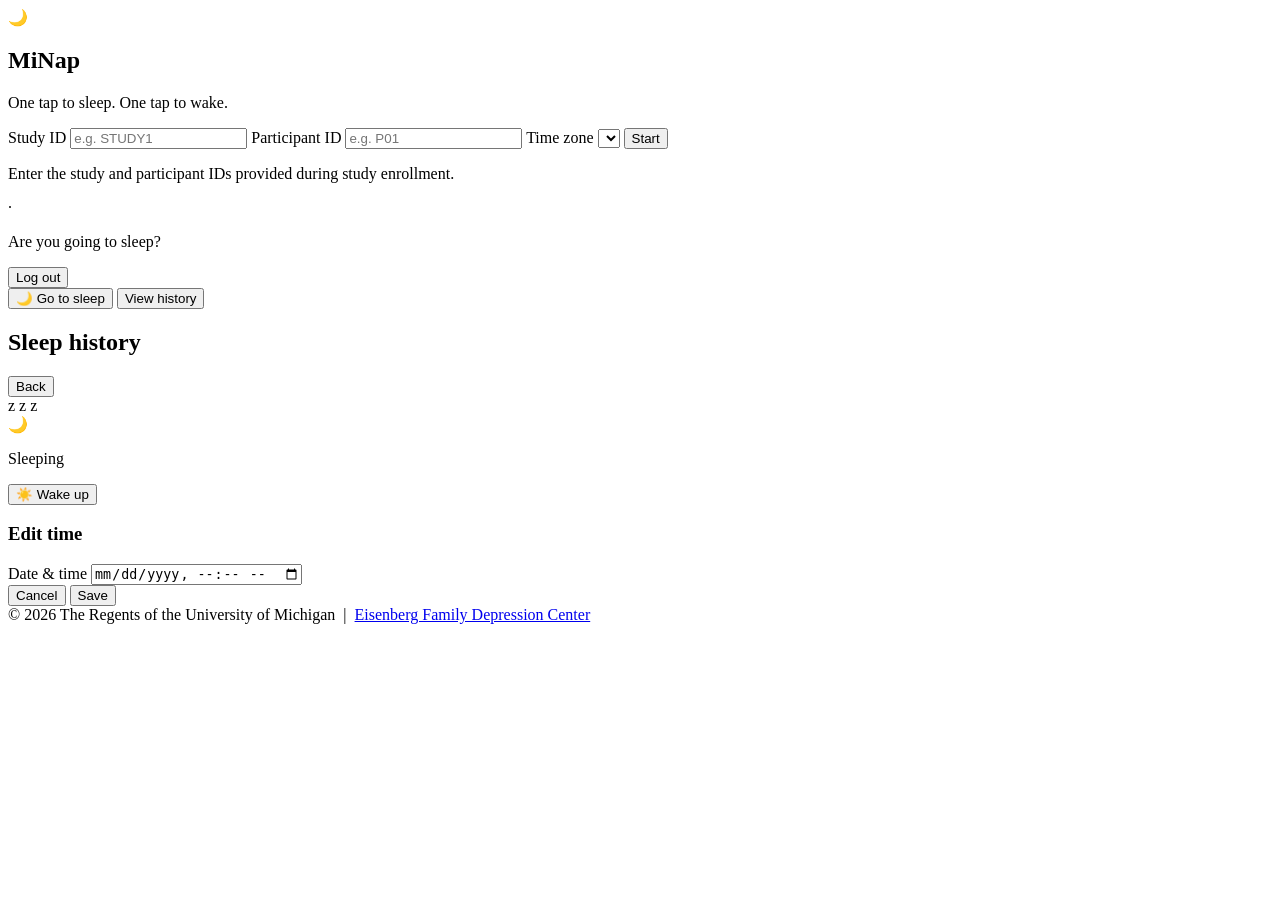
<file: Index.html>
<!--
This file is part of MiNap Go
Index.html
Author(s): Gabriel Mongefranco
Created: 2026-07-09
Summary: Main HTML template for the MiNap Go web app UI (login, home, history, sleeping overlay).
Notes: See README file for documentation and full license information.

Copyright © 2026 The Regents of the University of Michigan

This program is free software: you can redistribute it and/or modify
it under the terms of the GNU General Public License as published by
the Free Software Foundation, either version 3 of the License, or (at your option) any later version.
This program is distributed in the hope that it will be useful,
but WITHOUT ANY WARRANTY; without even the implied warranty of
MERCHANTABILITY or FITNESS FOR A PARTICULAR PURPOSE. See the
GNU General Public License for more details.
You should have received a copy of the GNU General Public License along
with this program. If not, see <https://www.gnu.org/licenses/>.
-->
<!DOCTYPE html>
<html>
<head>
  <base target="_top">
  <?!= include('Stylesheet'); ?>
</head>
<body>
  <main class="card" role="main">

    <!-- LOGIN -->
    <section id="screen-login" class="screen">
      <div class="brand">
        <div class="brand-glyph">&#127769;</div>
        <h1>MiNap</h1>
        <p class="tagline">One tap to sleep. One tap to wake.</p>
      </div>

      <label class="field">
        <span>Study ID</span>
        <input id="in-study" type="text" inputmode="text" autocomplete="off" placeholder="e.g. STUDY1">
      </label>

      <label class="field">
        <span>Participant ID</span>
        <input id="in-part" type="text" inputmode="text" autocomplete="off" placeholder="e.g. P01">
      </label>

      <label class="field">
        <span>Time zone</span>
        <select id="in-tz"></select>
      </label>

      <button id="btn-start" class="btn btn-primary" type="button">
        <span id="btn-start-label">Start</span>
        <span id="btn-start-spinner" class="spinner hidden" aria-hidden="true"></span>
      </button>
      <p class="note">Enter the study and participant IDs provided during study enrollment.</p>
    </section>

    <!-- HOME (awake): only the Sleep action -->
    <section id="screen-home" class="screen hidden">
      <header class="home-head">
        <div>
          <p class="who"><span id="who-study"></span> &middot; <span id="who-part"></span></p>
          <p class="status" id="status-chip">Are you going to sleep?</p>
        </div>
        <button id="btn-logout" class="link">Log out</button>
      </header>

      <button id="btn-sleep" class="big big-sleep wide" aria-label="Go to sleep">
        <span class="big-glyph">&#127769;</span>
        <span class="big-label">Go to sleep</span>
      </button>

      <button id="btn-history" class="link center">View history</button>
    </section>

    <!-- HISTORY -->
    <section id="screen-history" class="screen hidden">
      <header class="home-head">
        <h2>Sleep history</h2>
        <button id="btn-back" class="link">Back</button>
      </header>
      <div id="history-list" class="history"></div>
    </section>

  </main>

  <!-- SLEEPING overlay: full screen, stays until Wake is tapped -->
  <div id="sleep-overlay" class="overlay hidden" role="dialog" aria-label="Sleeping">
    <span class="z z1">z</span>
    <span class="z z2">z</span>
    <span class="z z3">z</span>
    <div class="overlay-inner">
      <div class="overlay-glyph">&#127769;</div>
      <p class="overlay-title">Sleeping</p>
      <p id="asleep-since" class="overlay-sub"></p>
      <button id="btn-wake" class="big big-wake wide" aria-label="Wake up">
        <span class="big-glyph">&#9728;&#65039;</span>
        <span class="big-label">Wake up</span>
      </button>
    </div>
  </div>

  <!-- EDIT TIME modal: adjust a sleep/wake entry's date & time, within the edit window -->
  <div id="edit-modal" class="modal hidden" role="dialog" aria-label="Edit time">
    <div class="modal-card">
      <h3 id="edit-modal-title">Edit time</h3>
      <label class="field">
        <span>Date &amp; time</span>
        <input id="edit-datetime" type="datetime-local">
      </label>
      <div class="modal-actions">
        <button id="btn-edit-cancel" class="link" type="button">Cancel</button>
        <button id="btn-edit-save" class="btn btn-primary" type="button">Save</button>
      </div>
    </div>
  </div>

  <div id="toast" class="toast hidden" role="status" aria-live="polite"></div>

  <?!= include('JavaScript'); ?>

  <footer class="site-footer">
    &copy; 2026 The Regents of the University of Michigan &nbsp;|&nbsp; <a href="https://depressioncenter.org" target="_blank" rel="noopener">Eisenberg Family Depression Center</a>
  </footer>
</body>
</html>
</file>
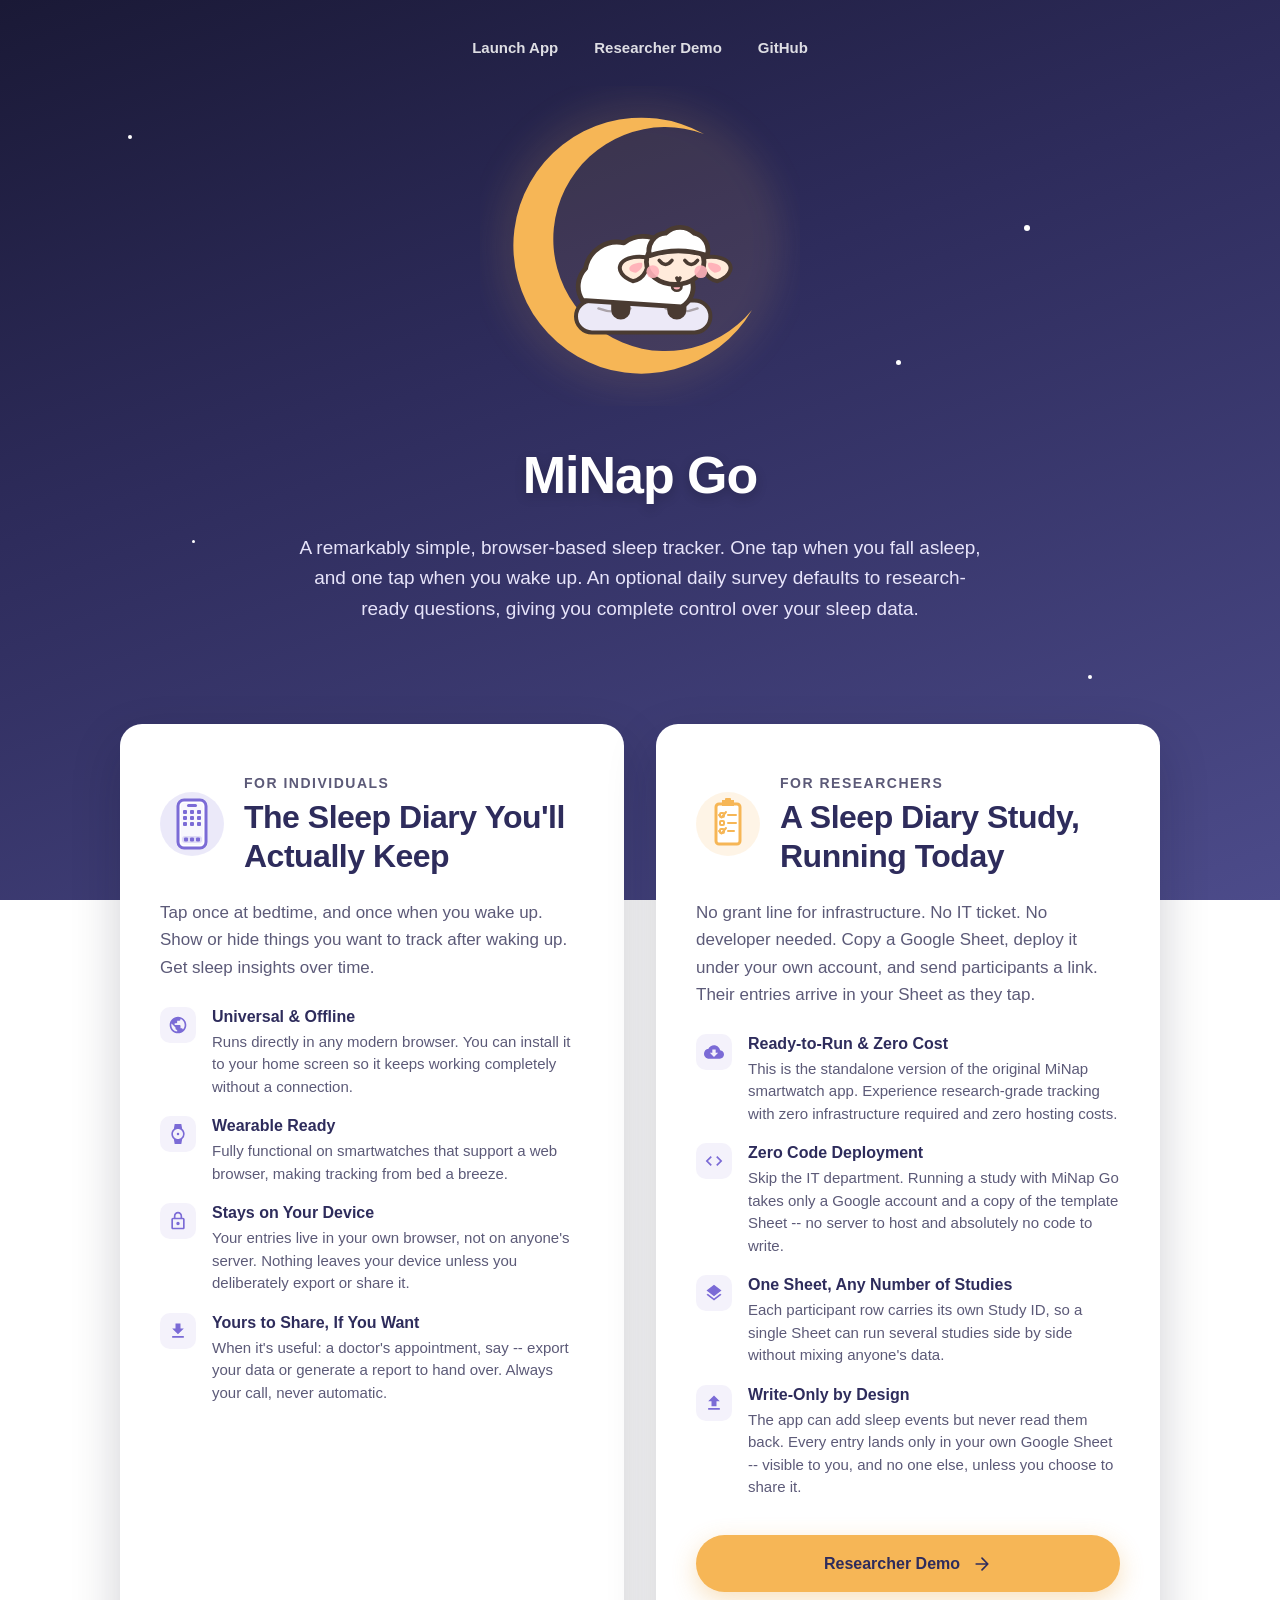
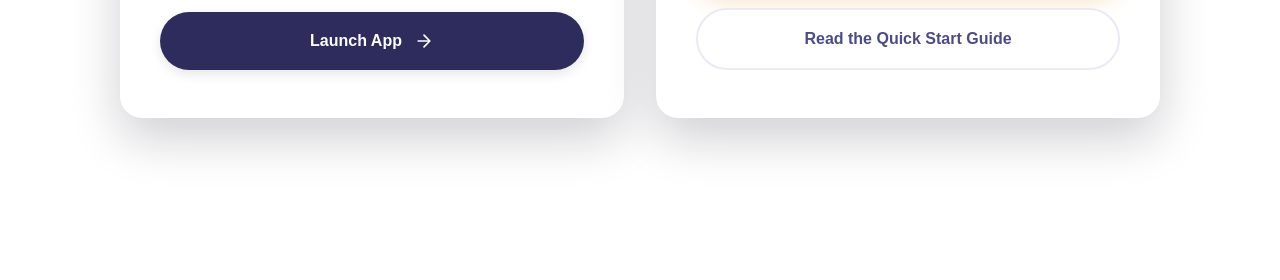
<file: index.html>
<!--
This file is part of MiNap Go
index.html
Author(s): Gabriel Mongefranco
Created: 2026-08-18
Last Modified: 2026-08-18
Summary: Root landing page for the MiNap Go site. Plain static HTML, outside the src/ build
  pipeline (same as demo/index.html) -- describes the project, links to the standalone app and
  the researcher demo, and is never bundled by build.py.
Notes: See README file for documentation and full license information.

Copyright © 2026 The Regents of the University of Michigan

This program is free software: you can redistribute it and/or modify
it under the terms of the GNU General Public License as published by
the Free Software Foundation, either version 3 of the License, or (at your option) any later version.
This program is distributed in the hope that it will be useful,
but WITHOUT ANY WARRANTY; without even the implied warranty of
MERCHANTABILITY or FITNESS FOR A PARTICULAR PURPOSE. See the
GNU General Public License for more details.
You should have received a copy of the GNU General Public License along
with this program. If not, see <https://www.gnu.org/licenses/>.
-->
<!DOCTYPE html>
<html lang="en">
<head>
<meta charset="UTF-8">
<meta name="viewport" content="width=device-width, initial-scale=1">
<title>MiNap Go | Smart & Simple Sleep Tracker</title>
<style>
  :root {
    --indigo: #4c4b8a;
    --indigo-deep: #2e2c5c;
    --violet: #7b6bd6;
    --amber: #f6b656;
    --amber-deep: #e89a2c;
    --ink: #2b2a44;
    --muted: #5c5a78;
    --card: #ffffff;
    --line: #ece9f7;
    --radius: 22px;
  }

  * { box-sizing: border-box; }

  html, body {
    margin: 0;
    min-height: 100%;
    font-family: -apple-system, BlinkMacSystemFont, "Segoe UI", Roboto, sans-serif;
    color: var(--ink);
    background: linear-gradient(160deg, #1a1936 0%, #2e2c5c 40%, #4c4b8a 100%);
    background-attachment: fixed;
    -webkit-font-smoothing: antialiased;
    line-height: 1.6;
    scroll-behavior: smooth;
    overflow-x: hidden;
  }

  body { padding: 0 0 60px; }

  a { color: var(--indigo); transition: color 0.2s ease; }
  a:focus-visible, button:focus-visible {
    outline: 3px solid var(--amber);
    outline-offset: 2px;
  }

  .wrap {
    max-width: 1080px; 
    margin: 0 auto;
    padding: 0 20px;
    position: relative;
    z-index: 10;
  }

  /* --- Keyframe Animations --- */
  @keyframes fadeInUp {
    from { opacity: 0; transform: translateY(30px); }
    to { opacity: 1; transform: translateY(0); }
  }
  @keyframes float {
    0% { transform: translateY(0px); }
    50% { transform: translateY(-12px); }
    100% { transform: translateY(0px); }
  }
  @keyframes twinkle {
    0%, 100% { opacity: 0.3; transform: scale(0.8); }
    50% { opacity: 1; transform: scale(1.2); }
  }
  @keyframes drift {
    from { transform: translateX(-20px); opacity: 0; }
    50% { opacity: 0.8; }
    to { transform: translateX(20px); opacity: 0; }
  }

  .animate-up {
    animation: fadeInUp 0.8s cubic-bezier(0.16, 1, 0.3, 1) forwards;
    opacity: 0;
  }
  .delay-1 { animation-delay: 0.15s; }
  .delay-2 { animation-delay: 0.3s; }
  .delay-3 { animation-delay: 0.45s; }

  /* --- Hero Section --- */
  header.hero {
    padding: 30px 0 60px;
    color: #fff;
    text-align: center;
    position: relative;
  }

  /* Animated Hero Background Elements */
  .hero-bg {
    position: absolute;
    top: 0; left: 0; width: 100%; height: 100%;
    overflow: hidden;
    z-index: 0;
    pointer-events: none;
  }
  .star {
    position: absolute;
    background: #fff;
    border-radius: 50%;
    animation: twinkle infinite ease-in-out;
  }

  /* Hero Graphic */
  .hero-graphic {
    width: 100%;
    max-width: 320px;
    margin: 0 auto 20px;
    animation: float 6s ease-in-out infinite;
    position: relative;
  }
  
  .zzz {
    position: absolute;
    font-weight: 800;
    color: var(--amber);
    font-size: 24px;
    animation: drift 4s linear infinite;
    opacity: 0;
  }
  
  /* Trail rises from the sheep's mouth (~62% left, 62.5% top in the 200x200 viewBox), not the moon */
  .z1 { top: 53%; right: 37%; animation-delay: 0s; font-size: 20px; }
  .z2 { top: 38%; right: 34%; animation-delay: 1.3s; font-size: 28px; }
  .z3 { top: 20%; right: 31%; animation-delay: 2.6s; font-size: 34px; }

  nav.primary-nav {
    display: flex;
    justify-content: center;
    gap: 28px;
    flex-wrap: wrap;
    margin-bottom: 20px;
    font-size: 15px;
    font-weight: 600;
    position: relative;
    z-index: 10;
  }
  nav.primary-nav a {
    color: rgba(255, 255, 255, 0.85);
    text-decoration: none;
    padding: 6px 4px;
    position: relative;
  }
  nav.primary-nav a::after {
    content: '';
    position: absolute;
    width: 0;
    height: 2px;
    bottom: 0;
    left: 0;
    background-color: var(--amber);
    transition: width 0.3s ease;
  }
  nav.primary-nav a:hover, nav.primary-nav a:focus-visible { color: #fff; }
  nav.primary-nav a:hover::after { width: 100%; }

  header.hero h1 { 
    margin: 0 0 16px; 
    font-size: 52px; 
    letter-spacing: -1px; 
    font-weight: 800;
    text-shadow: 0 4px 12px rgba(0,0,0,0.2);
  }
  header.hero .tagline {
    margin: 0 auto 40px;
    max-width: 66ch;
    color: #e7e4fa;
    font-size: 19px;
    line-height: 1.6;
    font-weight: 400;
  }

  /* --- Buttons --- */
  .btn {
    display: inline-flex;
    align-items: center;
    justify-content: center;
    gap: 12px;
    font-size: 16px;
    font-weight: 700;
    padding: 16px 32px;
    border-radius: 999px;
    text-decoration: none;
    min-height: 56px;
    border: none;
    transition: all 0.3s cubic-bezier(0.16, 1, 0.3, 1);
    cursor: pointer;
  }
  .btn svg {
    width: 20px;
    height: 20px;
    fill: currentColor;
    transition: transform 0.3s ease;
  }
  .btn:hover svg { transform: translateX(4px); }

  .btn-primary {
    color: var(--indigo-deep);
    background: var(--amber);
    box-shadow: 0 8px 24px rgba(232, 154, 44, 0.3);
  }
  .btn-primary:hover { 
    background: var(--amber-deep); 
    transform: translateY(-3px);
    box-shadow: 0 12px 32px rgba(232, 154, 44, 0.5);
  }
  .btn-primary:active { transform: scale(0.98); }

  .btn-secondary {
    color: #fff;
    background: var(--indigo-deep);
    box-shadow: 0 4px 12px rgba(0,0,0,0.1);
  }
  .btn-secondary:hover { 
    background: #1e1d3e; 
    transform: translateY(-3px);
    box-shadow: 0 8px 24px rgba(20, 18, 50, 0.4);
  }
  .btn-secondary:active { transform: scale(0.98); }

  .btn-outline {
    color: var(--indigo);
    background: #fff;
    border: 2px solid var(--line);
  }
  .btn-outline:hover { 
    border-color: var(--violet); 
    color: var(--violet);
    transform: translateY(-3px);
    box-shadow: 0 8px 24px rgba(123, 107, 214, 0.15);
  }
  .btn-outline:active { transform: scale(0.98); }

  /* --- Side-by-Side Grid Layout --- */
  main { 
    display: grid; 
    grid-template-columns: 1fr; 
    gap: 32px; 
  }

  @media (min-width: 840px) {
    main { grid-template-columns: 1fr 1fr; }
  }

  section.card {
    background: var(--card);
    border-radius: var(--radius);
    box-shadow: 0 20px 50px rgba(15, 14, 35, 0.2);
    padding: 48px 40px;
    transition: transform 0.4s cubic-bezier(0.16, 1, 0.3, 1), box-shadow 0.4s ease;
    display: flex;
    flex-direction: column;
    position: relative;
    overflow: hidden;
  }
  
  section.card::before {
    content: '';
    position: absolute;
    top: 0; left: 0; right: 0;
    height: 6px;
    background: linear-gradient(90deg, var(--violet), var(--amber));
    opacity: 0;
    transition: opacity 0.4s ease;
  }

  section.card:hover {
    transform: translateY(-8px);
    box-shadow: 0 30px 60px rgba(15, 14, 35, 0.3);
  }
  section.card:hover::before { opacity: 1; }

  /* Card Header Layout */
  .card-header-flex {
    display: flex;
    align-items: center;
    gap: 20px;
    margin-bottom: 24px;
  }

  .card-icon-large {
    width: 64px;
    height: 64px;
    flex-shrink: 0;
  }

  .card-title-group h3 {
    font-size: 14px;
    color: var(--muted);
    text-transform: uppercase;
    letter-spacing: 1.5px;
    margin: 0 0 4px 0;
    font-weight: 700;
  }

  .card-title-group h2 { 
    margin: 0; 
    font-size: 32px; 
    color: var(--indigo-deep);
    font-weight: 800;
    letter-spacing: -0.5px;
    line-height: 1.2;
  }

  /* Visual Feature List inside Cards */
  .feature-list-visual {
    list-style: none;
    padding: 0;
    margin: 24px 0 36px 0;
    display: flex;
    flex-direction: column;
    gap: 16px;
  }
  
  .feature-list-visual li {
    display: flex;
    align-items: flex-start;
    gap: 16px;
    font-size: 15px;
    color: var(--muted);
    line-height: 1.5;
  }
  
  .feature-list-visual li strong {
    display: block;
    color: var(--indigo-deep);
    font-size: 16px;
    margin-bottom: 2px;
  }

  .list-icon {
    flex-shrink: 0;
    width: 36px;
    height: 36px;
    padding: 8px;
    background: #f4f2fb;
    border-radius: 10px;
    fill: var(--violet);
    margin-top: 2px;
  }

  section.card p.card-intro { 
    margin: 0; 
    color: var(--muted); 
    font-size: 17px;
    line-height: 1.6;
  }

  .card-actions {
    display: flex;
    flex-direction: column;
    gap: 16px;
    margin-top: auto; 
  }

  footer.site-footer {
    margin-top: 80px;
    text-align: center;
    font-size: 14px;
    color: rgba(255, 255, 255, 0.6);
    padding: 0 20px;
  }
  footer.site-footer a { 
    color: rgba(255, 255, 255, 0.9); 
    text-decoration: underline; 
    text-underline-offset: 3px;
    transition: color 0.2s;
  }
  footer.site-footer a:hover { color: var(--amber); }

  @media (prefers-reduced-motion: reduce) {
    .animate-up, .hero-graphic, .star, .zzz, .btn:hover svg { animation: none; opacity: 1; transform: none; }
    .btn-primary:hover, .btn-secondary:hover, .btn-outline:hover, section.card:hover { transform: none; }
  }
</style>
</head>
<body>

  <!-- Background Twinkling Stars -->
  <div class="hero-bg" aria-hidden="true">
    <div class="star" style="top: 15%; left: 10%; width: 4px; height: 4px; animation-duration: 3s;"></div>
    <div class="star" style="top: 25%; left: 80%; width: 6px; height: 6px; animation-duration: 4s; animation-delay: 1s;"></div>
    <div class="star" style="top: 60%; left: 15%; width: 3px; height: 3px; animation-duration: 2.5s; animation-delay: 0.5s;"></div>
    <div class="star" style="top: 40%; left: 70%; width: 5px; height: 5px; animation-duration: 5s; animation-delay: 2s;"></div>
    <div class="star" style="top: 75%; left: 85%; width: 4px; height: 4px; animation-duration: 3.5s; animation-delay: 1.5s;"></div>
  </div>

  <header class="hero animate-up">
    <div class="wrap">
      <nav class="primary-nav" aria-label="Primary">
        <a href="app/index.html">Launch App</a>
        <a href="demo/index.html">Researcher Demo</a>
        <a href="https://github.com/DepressionCenter/MiNap-Go" target="_blank" rel="noopener">GitHub</a>
      </nav>

      <!-- Custom SVG Illustration: Sleeping Sheep on a Crescent Moon -->
      <div class="hero-graphic" aria-hidden="true">
        <div class="zzz z1">Z</div>
        <div class="zzz z2">z</div>
        <div class="zzz z3">z</div>
        <svg viewBox="0 0 200 200" xmlns="http://www.w3.org/2000/svg">
          <!-- Glow -->
          <circle cx="100" cy="100" r="90" fill="rgba(246, 182, 86, 0.1)" filter="blur(10px)"/>
          
          <!-- Crescent Moon -->
          <path d="M140 30 A80 80 0 1 0 170 140 A70 70 0 1 1 140 30 Z" fill="var(--amber)"/>
          
          <!-- Sheep on a Fluffy Pillow -->
          <g transform="translate(112, 134)">
            <!-- Pillow: sized to the sheep's own footprint, not a wide slab; fill matches the site's card/line color for a cohesive night palette -->
            <rect x="-52" y="0" width="84" height="20" rx="10" fill="var(--line)" stroke="#4a3b32" stroke-width="2.5"/>
            <path d="M -38 5 Q -28 9 -18 5" fill="none" stroke="#4a3b32" stroke-width="1.5" opacity="0.4" stroke-linecap="round"/>
            <path d="M 4 5 Q 14 9 24 5" fill="none" stroke="#4a3b32" stroke-width="1.5" opacity="0.4" stroke-linecap="round"/>

            <!-- Tucked front and back legs -->
            <path d="M -30 -4 L -30 6 A 6 6 0 0 0 -18 6 L -18 -4 Z" fill="#4a3b32"/>
            <path d="M 5 -4 L 5 6 A 6 6 0 0 0 17 6 L 17 -4 Z" fill="#4a3b32"/>

            <!-- Body Fluff -->
            <path d="M -48 0 A 16 16 0 0 1 -46 -20 A 20 20 0 0 1 -22 -36 A 20 20 0 0 1 6 -32 A 16 16 0 0 1 20 -14 A 14 14 0 0 1 14 4 Z" fill="#ffffff" stroke="#4a3b32" stroke-width="3" stroke-linejoin="round"/>

            <!-- Back Ear -->
            <g transform="translate(-8, -27) rotate(-25)">
              <path d="M 0 0 C -16 -10 -24 0 -14 10 C -7 12 0 6 0 0 Z" fill="#ffebdb" stroke="#4a3b32" stroke-width="2.5"/>
              <path d="M -4 2 C -12 -2 -16 3 -10 6 C -6 6 -4 4 -4 2 Z" fill="#ffb3ba"/>
            </g>

            <!-- Front Ear -->
            <g transform="translate(28, -27) rotate(25)">
              <path d="M 0 0 C 16 -10 24 0 14 10 C 7 12 0 6 0 0 Z" fill="#ffebdb" stroke="#4a3b32" stroke-width="2.5"/>
              <path d="M 4 2 C 12 -2 16 3 10 6 C 6 6 4 4 4 2 Z" fill="#ffb3ba"/>
            </g>

            <!-- Face Base (Beige) -->
            <ellipse cx="10" cy="-24" rx="18" ry="14" fill="#ffebdb" stroke="#4a3b32" stroke-width="3"/>

            <!-- Head Fluff -->
            <path d="M -6 -28 A 11 11 0 0 1 4 -42 A 13 13 0 0 1 22 -42 A 11 11 0 0 1 30 -28 Q 12 -34 -6 -28 Z" fill="#ffffff" stroke="#4a3b32" stroke-width="3" stroke-linejoin="round"/>

            <!-- Closed Eyes (both) -->
            <path d="M 0 -25 Q 4 -20 8 -25" fill="none" stroke="#4a3b32" stroke-width="2.2" stroke-linecap="round"/>
            <path d="M 16 -25 Q 20 -20 24 -25" fill="none" stroke="#4a3b32" stroke-width="2.2" stroke-linecap="round"/>

            <!-- Nose -->
            <path d="M 11 -14 L 12 -12 L 13 -14" fill="none" stroke="#4a3b32" stroke-width="2.2" stroke-linecap="round" stroke-linejoin="round"/>

            <!-- Sleepy Mouth -->
            <path d="M 8 -9 C 8 -5 14 -5 14 -9 Z" fill="#ffb3ba" stroke="#4a3b32" stroke-width="1.6" stroke-linejoin="round"/>

            <!-- Cheeks -->
            <circle cx="-4" cy="-18" r="4" fill="#ffb3ba" opacity="0.9"/>
            <circle cx="26" cy="-18" r="4" fill="#ffb3ba" opacity="0.9"/>
          </g>
        </svg>
      </div>

      <h1>MiNap Go</h1>
      <p class="tagline">A remarkably simple, browser-based sleep tracker. One tap when you fall asleep, and one tap when you wake up. An optional daily survey defaults to research-ready questions, giving you complete control over your sleep data.</p>
    </div>
  </header>

  <main class="wrap">

    <!-- Left Card: Consumer Focus -->
    <section class="card animate-up delay-1" aria-labelledby="try-heading">
      <div class="card-header-flex">
        <!-- iPhone style Smartphone SVG with Icons -->
        <svg class="card-icon-large" viewBox="0 0 64 64" fill="none" xmlns="http://www.w3.org/2000/svg">
          <circle cx="32" cy="32" r="32" fill="rgba(123, 107, 214, 0.15)"/>
          <!-- Device Base -->
          <rect x="18" y="8" width="28" height="48" rx="6" fill="white" stroke="var(--violet)" stroke-width="3"/>
          <!-- Screen Base -->
          <rect x="21" y="11" width="22" height="42" rx="3" fill="rgba(123, 107, 214, 0.05)"/>
          <!-- Dynamic Island / Notch -->
          <rect x="27" y="12" width="10" height="3" rx="1.5" fill="var(--violet)"/>
          <!-- App Icons Home Screen Grid -->
          <!-- Row 1 -->
          <rect x="23" y="18" width="4" height="4" rx="1" fill="var(--violet)"/>
          <rect x="30" y="18" width="4" height="4" rx="1" fill="var(--violet)"/>
          <rect x="37" y="18" width="4" height="4" rx="1" fill="var(--violet)"/>
          <!-- Row 2 -->
          <rect x="23" y="24" width="4" height="4" rx="1" fill="var(--violet)"/>
          <rect x="30" y="24" width="4" height="4" rx="1" fill="var(--violet)"/>
          <rect x="37" y="24" width="4" height="4" rx="1" fill="var(--violet)"/>
          <!-- Row 3 -->
          <rect x="23" y="30" width="4" height="4" rx="1" fill="var(--violet)"/>
          <rect x="30" y="30" width="4" height="4" rx="1" fill="var(--violet)"/>
          <rect x="37" y="30" width="4" height="4" rx="1" fill="var(--violet)"/>
          <!-- Dock Base -->
          <rect x="22" y="44" width="20" height="7" rx="3" fill="var(--violet)" opacity="0.2"/>
          <!-- Dock Icons -->
          <rect x="24" y="45.5" width="4" height="4" rx="1" fill="var(--violet)"/>
          <rect x="30" y="45.5" width="4" height="4" rx="1" fill="var(--violet)"/>
          <rect x="36" y="45.5" width="4" height="4" rx="1" fill="var(--violet)"/>
        </svg>
        <div class="card-title-group">
          <h3>For Individuals</h3>
          <h2 id="try-heading">The Sleep Diary You'll Actually Keep</h2>
        </div>
      </div>

      <p class="card-intro">Tap once at bedtime, and once when you wake up. Show or hide things you want to track after waking up. Get sleep insights over time.</p>
      
      <ul class="feature-list-visual">
        <li>
          <svg class="list-icon" viewBox="0 0 24 24"><path d="M12 2C6.48 2 2 6.48 2 12s4.48 10 10 10 10-4.48 10-10S17.52 2 12 2zm-1 17.93c-3.95-.49-7-3.85-7-7.93 0-.62.08-1.21.21-1.79L9 15v1c0 1.1.9 2 2 2v1.93zm6.9-2.54c-.26-.81-1-1.39-1.9-1.39h-1v-3c0-.55-.45-1-1-1H8v-2h2c.55 0 1-.45 1-1V7h2c1.1 0 2-.9 2-2v-.41c2.93 1.19 5 4.06 5 7.41 0 2.08-.8 3.97-2.1 5.39z"/></svg>
          <div>
            <strong>Universal & Offline</strong>
            Runs directly in any modern browser. You can install it to your home screen so it keeps working completely without a connection.
          </div>
        </li>
        <li>
          <svg class="list-icon" viewBox="0 0 24 24"><path d="M20 12c0-2.54-1.19-4.81-3.04-6.27L16 0H8l-.95 5.73C5.19 7.19 4 9.45 4 12s1.19 4.81 3.05 6.27L8 24h8l.96-5.73A7.976 7.976 0 0020 12zm-8 6c-3.31 0-6-2.69-6-6s2.69-6 6-6 6 2.69 6 6-2.69 6-6 6z"/><circle cx="12" cy="12" r="1.5"/></svg>
          <div>
            <strong>Wearable Ready</strong>
            Fully functional on smartwatches that support a web browser, making tracking from bed a breeze.
          </div>
        </li>
        <li>
          <svg class="list-icon" viewBox="0 0 24 24"><path d="M18 8h-1V6c0-2.76-2.24-5-5-5S7 3.24 7 6v2H6c-1.1 0-2 .9-2 2v10c0 1.1.9 2 2 2h12c1.1 0 2-.9 2-2V10c0-1.1-.9-2-2-2zM9 6c0-1.66 1.34-3 3-3s3 1.34 3 3v2H9V6zm9 14H6V10h12v10zm-6-3c1.1 0 2-.9 2-2s-.9-2-2-2-2 .9-2 2 .9 2 2 2z"/></svg>
          <div>
            <strong>Stays on Your Device</strong>
            Your entries live in your own browser, not on anyone's server. Nothing leaves your device unless you deliberately export or share it.
          </div>
        </li>
        <li>
          <svg class="list-icon" viewBox="0 0 24 24"><path d="M19 9h-4V3H9v6H5l7 7 7-7zM5 18v2h14v-2H5z"/></svg>
          <div>
            <strong>Yours to Share, If You Want</strong>
            When it's useful: a doctor's appointment, say -- export your data or generate a report to hand over. Always your call, never automatic.
          </div>
        </li>
      </ul>
      
      <div class="card-actions">
        <a class="btn btn-secondary" href="app/index.html">
          Launch App
          <svg viewBox="0 0 24 24"><path d="M5 12h14M12 5l7 7-7 7" fill="none" stroke="currentColor" stroke-width="2" stroke-linecap="round" stroke-linejoin="round"/></svg>
        </a>
      </div>
    </section>

    <!-- Right Card: Researcher Focus -->
    <section class="card animate-up delay-2" id="researchers" aria-labelledby="researchers-heading">
      <div class="card-header-flex">
        <!-- Clipboard with Checklist SVG (No stethoscope) -->
        <svg class="card-icon-large" viewBox="0 0 64 64" fill="none" xmlns="http://www.w3.org/2000/svg">
          <circle cx="32" cy="32" r="32" fill="rgba(246, 182, 86, 0.15)"/>
          <!-- Clipboard Base -->
          <rect x="20" y="12" width="24" height="40" rx="3" fill="white" stroke="var(--amber)" stroke-width="3"/>
          <!-- Clip Mechanism -->
          <path d="M 26 8 L 38 8 L 38 14 L 26 14 Z" fill="var(--amber)"/>
          <rect x="29" y="6" width="6" height="4" rx="1" fill="var(--amber)"/>
          
          <!-- Checklist Items -->
          <!-- Item 1 (Checked) -->
          <rect x="24" y="21" width="4" height="4" rx="1" fill="none" stroke="var(--amber)" stroke-width="2"/>
          <path d="M 23 23 L 25.5 25.5 L 30 20" fill="none" stroke="var(--amber)" stroke-width="2" stroke-linecap="round" stroke-linejoin="round"/>
          <line x1="32" y1="23" x2="40" y2="23" stroke="var(--amber)" stroke-width="2" stroke-linecap="round"/>
          
          <!-- Item 2 (Unchecked) -->
          <rect x="24" y="29" width="4" height="4" rx="1" fill="none" stroke="var(--amber)" stroke-width="2"/>
          <line x1="32" y1="31" x2="40" y2="31" stroke="var(--amber)" stroke-width="2" stroke-linecap="round"/>
          
          <!-- Item 3 (Checked) -->
          <rect x="24" y="37" width="4" height="4" rx="1" fill="none" stroke="var(--amber)" stroke-width="2"/>
          <path d="M 23 39 L 25.5 41.5 L 30 36" fill="none" stroke="var(--amber)" stroke-width="2" stroke-linecap="round" stroke-linejoin="round"/>
          <line x1="32" y1="39" x2="38" y2="39" stroke="var(--amber)" stroke-width="2" stroke-linecap="round"/>
        </svg>
        <div class="card-title-group">
          <h3>For Researchers</h3>
          <h2 id="researchers-heading">A Sleep Diary Study, Running Today</h2>
        </div>
      </div>

      <p class="card-intro">No grant line for infrastructure. No IT ticket. No developer needed. Copy a Google Sheet, deploy it under your own account, and send participants a link. Their entries arrive in your Sheet as they tap.</p>
      
      <ul class="feature-list-visual">
        <li>
          <svg class="list-icon" viewBox="0 0 24 24"><path d="M19.35 10.04C18.67 6.59 15.64 4 12 4 9.11 4 6.6 5.64 5.35 8.04 2.34 8.36 0 10.91 0 14c0 3.31 2.69 6 6 6h13c2.76 0 5-2.24 5-5 0-2.64-2.05-4.78-4.65-4.96zM17 13l-5 5-5-5h3V9h4v4h3z"/></svg>
          <div>
            <strong>Ready-to-Run & Zero Cost</strong>
            This is the standalone version of the original MiNap smartwatch app. Experience research-grade tracking with zero infrastructure required and zero hosting costs. 
          </div>
        </li>
        <li>
          <svg class="list-icon" viewBox="0 0 24 24"><path d="M9.4 16.6L4.8 12l4.6-4.6L8 6l-6 6 6 6 1.4-1.4zm5.2 0l4.6-4.6-4.6-4.6L16 6l6 6-6 6-1.4-1.4z"/></svg>
          <div>
            <strong>Zero Code Deployment</strong>
            Skip the IT department. Running a study with MiNap Go takes only a Google account and a copy of the template Sheet -- no server to host and absolutely no code to write.
          </div>
        </li>
        <li>
          <svg class="list-icon" viewBox="0 0 24 24"><path d="M12 16l7.36-5.73L21 9l-9-7-9 7 1.63 1.27L12 16z"/><path d="M11.99 18.54l-7.37-5.73L3 14.07l9 7 9-7-1.63-1.27-7.38 5.74z"/></svg>
          <div>
            <strong>One Sheet, Any Number of Studies</strong>
            Each participant row carries its own Study ID, so a single Sheet can run several studies side by side without mixing anyone's data.
          </div>
        </li>
        <li>
          <svg class="list-icon" viewBox="0 0 24 24"><path d="M9 16h6v-6h4l-7-7-7 7h4zm-4 2h14v2H5z"/></svg>
          <div>
            <strong>Write-Only by Design</strong>
            The app can add sleep events but never read them back. Every entry lands only in your own Google Sheet -- visible to you, and no one else, unless you choose to share it.
          </div>
        </li>
      </ul>
      
      <div class="card-actions">
        <a class="btn btn-primary" href="demo/index.html">
          Researcher Demo
          <svg viewBox="0 0 24 24"><path d="M5 12h14M12 5l7 7-7 7" fill="none" stroke="currentColor" stroke-width="2" stroke-linecap="round" stroke-linejoin="round"/></svg>
        </a>
        <a class="btn btn-outline" href="https://github.com/DepressionCenter/MiNap-Go#quick-start-guide" target="_blank" rel="noopener">
          Read the Quick Start Guide
        </a>
      </div>
    </section>

  </main>

  <footer class="site-footer animate-up delay-3">
    &copy; 2026 The Regents of the University of Michigan &nbsp;|&nbsp; <a href="https://depressioncenter.org" target="_blank" rel="noopener">Eisenberg Family Depression Center</a>
  </footer>

</body>
</html>
</file>
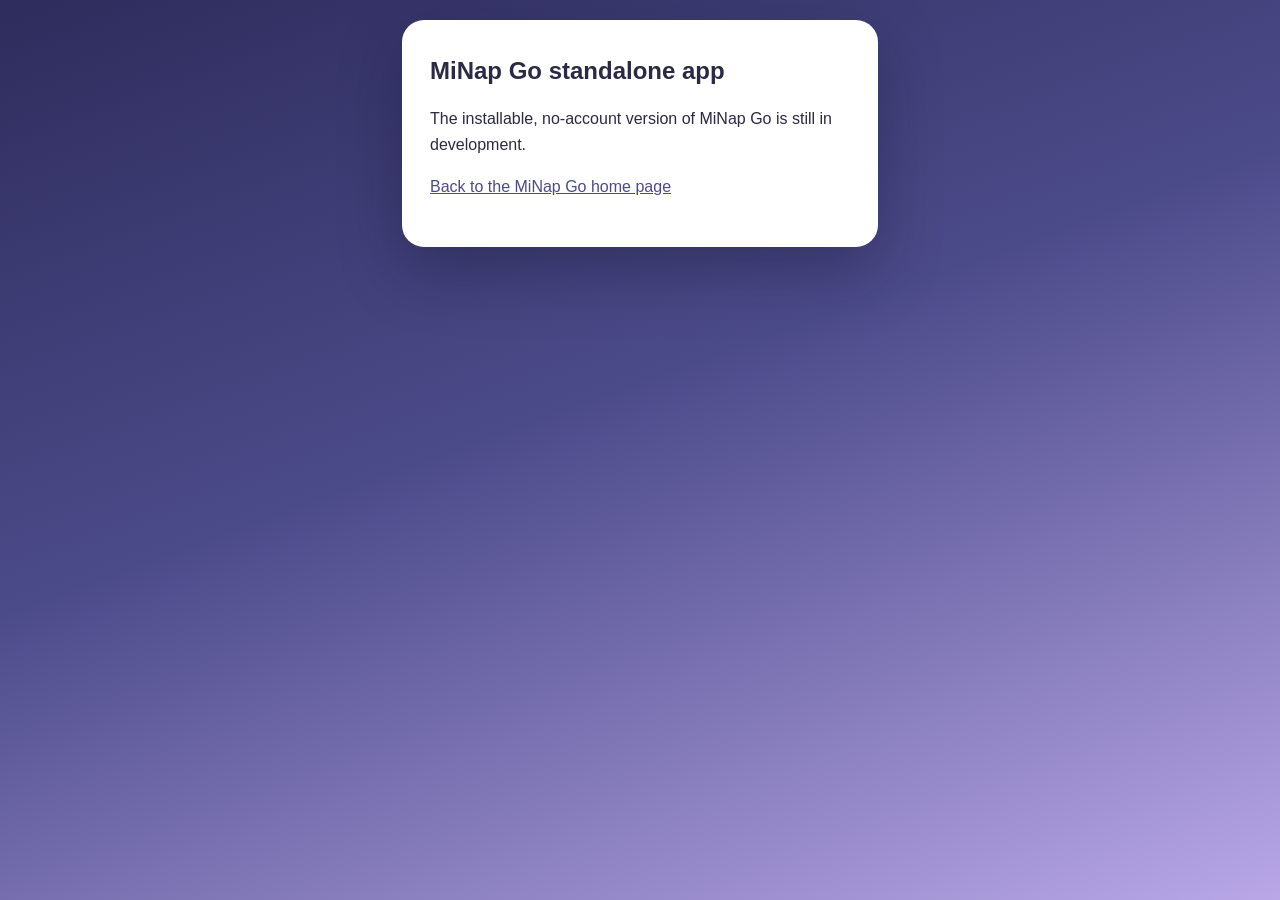
<file: app/index.html>
<!--
This file is part of MiNap Go
index.html
Author(s): Gabriel Mongefranco
Created: 2026-08-18
Last Modified: 2026-08-18
Summary: Placeholder shell for the standalone build's /app/ page, shown until the installable app exists. Not linked to platform.js, core.js, app.js, the service worker, or the manifest -- wiring those up means the page can install, which this placeholder does not yet support.
Notes: See README file for documentation and full license information.
Generated by build.py from src/index.placeholder.html. Do not edit directly; edit the source and rerun build.py.

Copyright © 2026 The Regents of the University of Michigan

This program is free software: you can redistribute it and/or modify
it under the terms of the GNU General Public License as published by
the Free Software Foundation, either version 3 of the License, or (at your option) any later version.
This program is distributed in the hope that it will be useful,
but WITHOUT ANY WARRANTY; without even the implied warranty of
MERCHANTABILITY or FITNESS FOR A PARTICULAR PURPOSE. See the
GNU General Public License for more details.
You should have received a copy of the GNU General Public License along
with this program. If not, see <https://www.gnu.org/licenses/>.
-->
<!DOCTYPE html>
<html lang="en">
<head>
<meta charset="UTF-8">
<meta name="viewport" content="width=device-width, initial-scale=1">
<title>MiNap Go: Standalone App</title>
<style>
  html, body {
    margin: 0;
    min-height: 100%;
    font-family: -apple-system, BlinkMacSystemFont, "Segoe UI", Roboto, sans-serif;
    color: #2b2a44;
    background: linear-gradient(160deg, #2e2c5c 0%, #4c4b8a 45%, #b9a7e8 100%);
    background-attachment: fixed;
  }
  body {
    display: flex;
    align-items: center;
    justify-content: center;
    padding: 20px;
  }
  main {
    width: 100%;
    max-width: 420px;
    background: #ffffff;
    border-radius: 22px;
    box-shadow: 0 24px 60px rgba(20, 18, 50, 0.35);
    padding: 32px 28px;
    line-height: 1.6;
  }
  h1 { margin-top: 0; font-size: 24px; }
  a { color: #4c4b8a; }
  a:focus-visible { outline: 3px solid #7b6bd6; outline-offset: 2px; }
</style>
</head>
<body>
  <main>
    <h1>MiNap Go standalone app</h1>
    <p>The installable, no-account version of MiNap Go is still in development.</p>
    <p><a href="../index.html">Back to the MiNap Go home page</a></p>
  </main>
</body>
</html>
</file>
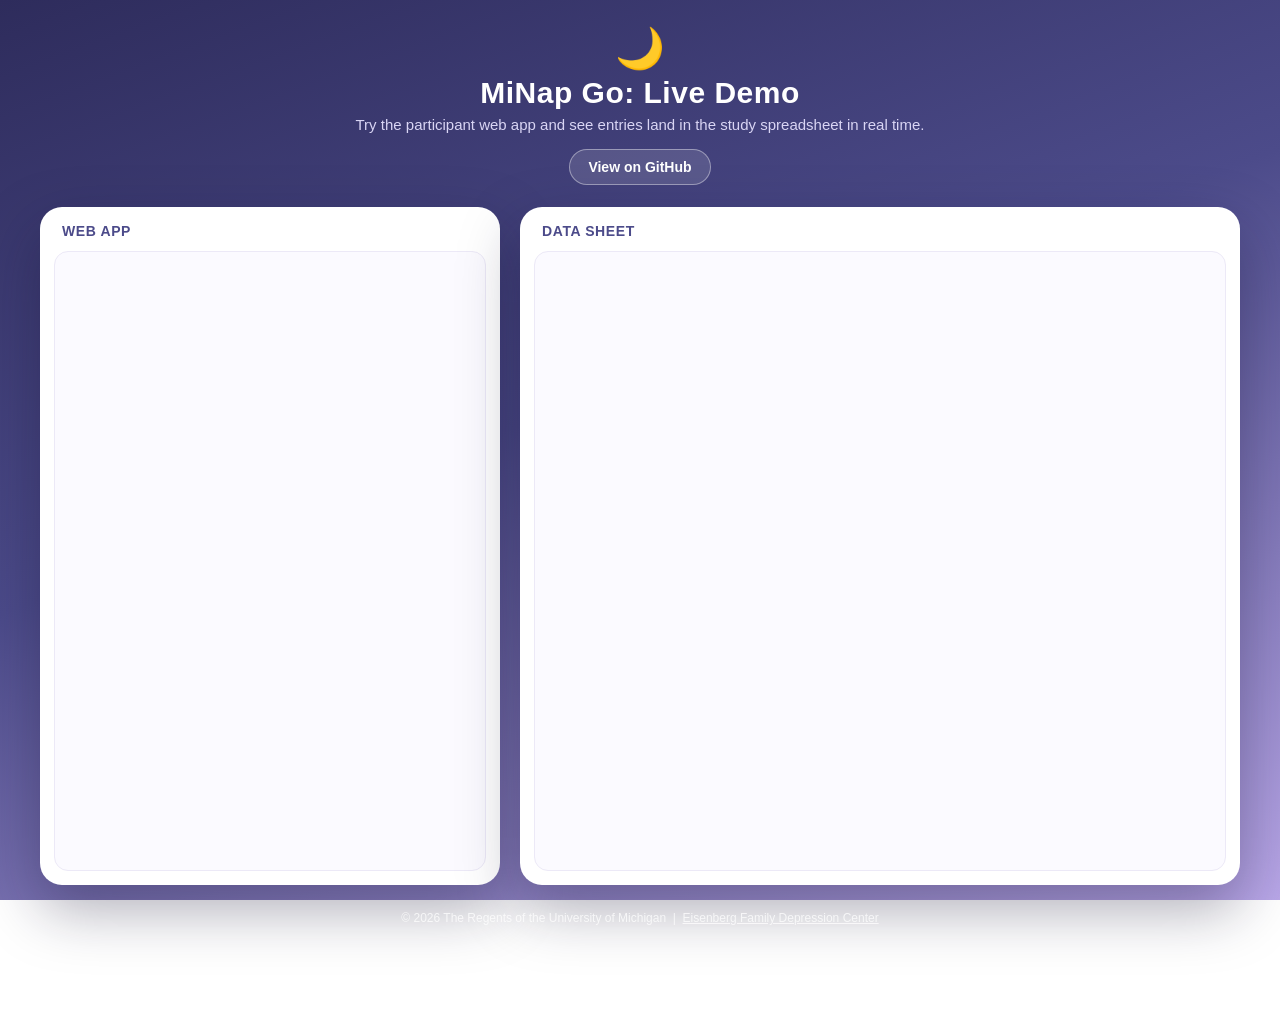
<file: demo/index.html>
<!--
This file is part of MiNap Go
index.html
Author(s): Gabriel Mongefranco
Created: 2026-07-10
Summary: Static GitHub Pages landing page embedding the live MiNap Go web app and its published data sheet side by side.
Notes: This is a plain static page (not an Apps Script template) served via GitHub Pages. See README file for documentation and full license information.

Copyright © 2026 The Regents of the University of Michigan

This program is free software: you can redistribute it and/or modify
it under the terms of the GNU General Public License as published by
the Free Software Foundation, either version 3 of the License, or (at your option) any later version.
This program is distributed in the hope that it will be useful,
but WITHOUT ANY WARRANTY; without even the implied warranty of
MERCHANTABILITY or FITNESS FOR A PARTICULAR PURPOSE. See the
GNU General Public License for more details.
You should have received a copy of the GNU General Public License along
with this program. If not, see <https://www.gnu.org/licenses/>.
-->
<!DOCTYPE html>
<html lang="en">
<head>
<meta charset="UTF-8">

<!-- Begin Google Analytics. Remove this section when re-using this file -->
<!-- Google tag (gtag.js) -->
<script async src="https://www.googletagmanager.com/gtag/js?id=G-3Q455XWS5F"></script>
<script>
  window.dataLayer = window.dataLayer || [];
  function gtag(){dataLayer.push(arguments);}
  gtag('js', new Date());

  gtag('config', 'G-3Q455XWS5F');
</script>
<!-- End Google Analytics -->

<meta name="viewport" content="width=device-width, initial-scale=1">
<title>MiNap Go: Live Demo</title>
<style>
  :root {
    --indigo: #4c4b8a;
    --indigo-deep: #2e2c5c;
    --violet: #7b6bd6;
    --amber: #f6b656;
    --amber-deep: #e89a2c;
    --ink: #2b2a44;
    --muted: #8a89a6;
    --card: #ffffff;
    --line: #ece9f7;
    --radius: 22px;
  }

  * { box-sizing: border-box; }

  html, body {
    margin: 0;
    min-height: 100%;
    font-family: -apple-system, BlinkMacSystemFont, "Segoe UI", Roboto, sans-serif;
    color: var(--ink);
    background: linear-gradient(160deg, #2e2c5c 0%, #4c4b8a 45%, #b9a7e8 100%);
    background-attachment: fixed;
    -webkit-font-smoothing: antialiased;
  }

  body {
    display: flex;
    flex-direction: column;
    align-items: center;
    padding: 28px 20px 90px;
  }

  header.hero {
    width: 100%;
    max-width: 1200px;
    text-align: center;
    color: #fff;
    margin-bottom: 22px;
  }
  .brand-glyph { font-size: 40px; line-height: 1; }
  header.hero h1 { margin: 8px 0 6px; font-size: 30px; letter-spacing: 0.5px; }
  header.hero p.tagline { margin: 0 0 16px; color: #d9d5f4; font-size: 15px; }

  .btn-github {
    display: inline-flex;
    align-items: center;
    gap: 8px;
    font-size: 14px;
    font-weight: 700;
    color: #fff;
    background: rgba(255, 255, 255, 0.12);
    border: 1.5px solid rgba(255, 255, 255, 0.4);
    padding: 9px 18px;
    border-radius: 999px;
    text-decoration: none;
    transition: all 0.2s;
  }
  .btn-github:hover, .btn-github:focus {
    background: var(--amber);
    color: var(--ink);
    border-color: var(--amber);
  }

  .frames {
    width: 100%;
    max-width: 1200px;
    display: flex;
    align-items: stretch;
    gap: 20px;
  }

  .panel {
    background: var(--card);
    border-radius: var(--radius);
    box-shadow: 0 24px 60px rgba(20, 18, 50, 0.35);
    padding: 14px;
    display: flex;
    flex-direction: column;
  }

  .panel-app {
    flex: 0 0 460px;
    max-width: 460px;
  }
  .panel-sheet {
    flex: 1 1 auto;
    min-width: 0;
  }

  .panel h2 {
    margin: 2px 8px 12px;
    font-size: 14px;
    font-weight: 700;
    color: var(--indigo);
    text-transform: uppercase;
    letter-spacing: 0.6px;
  }

  .panel iframe {
    width: 100%;
    flex: 1 1 auto;
    border: 1.5px solid var(--line);
    border-radius: 14px;
    background: #fbfaff;
  }
  .panel-app iframe { height: 620px; }
  .panel-sheet iframe { height: 620px; }

  @media (max-width: 900px) {
    .frames { flex-direction: column; }
    .panel-app { flex: 1 1 auto; max-width: none; }
    .panel-app iframe, .panel-sheet iframe { height: 620px; }
  }

  .site-footer {
    margin-top: 26px;
    text-align: center;
    font-size: 12px;
    color: rgba(255, 255, 255, 0.75);
    padding: 0 16px;
  }
  .site-footer a {
    color: inherit;
    text-decoration: underline;
  }
</style>
</head>
<body>

  <header class="hero">
    <div class="brand-glyph">&#127769;</div>
    <h1>MiNap Go: Live Demo</h1>
    <p class="tagline">Try the participant web app and see entries land in the study spreadsheet in real time.</p>
    <a class="btn-github" href="https://github.com/DepressionCenter/MiNap-Go" target="_blank" rel="noopener">
      View on GitHub
    </a>
  </header>

  <div class="frames">
    <section class="panel panel-app">
      <h2>Web App</h2>
      <iframe
        src="https://script.google.com/macros/s/AKfycbxY0nY2B0JhgMKi8tYZvT2wuPiXRPxBlUuWmWy81nYAQZallWiM91_Cc_hVu0gEyPTG/exec?allowEmbed=true"
        title="MiNap Go web app"
        loading="lazy"></iframe>
    </section>

    <section class="panel panel-sheet">
      <h2>Data Sheet</h2>
      <iframe
        src="https://docs.google.com/spreadsheets/d/1Xm3wDOQQP_ZA__r19u2dkZVFWI7Xz3_Cb7cDcx45_ZM/edit?rm=minimal&gid=227063880&range=A500"
        title="MiNap Go demo spreadsheet"
        loading="lazy"></iframe>
    </section>
  </div>

  <footer class="site-footer">
    &copy; 2026 The Regents of the University of Michigan &nbsp;|&nbsp; <a href="https://depressioncenter.org" target="_blank" rel="noopener">Eisenberg Family Depression Center</a>
  </footer>

</body>
</html>
</file>
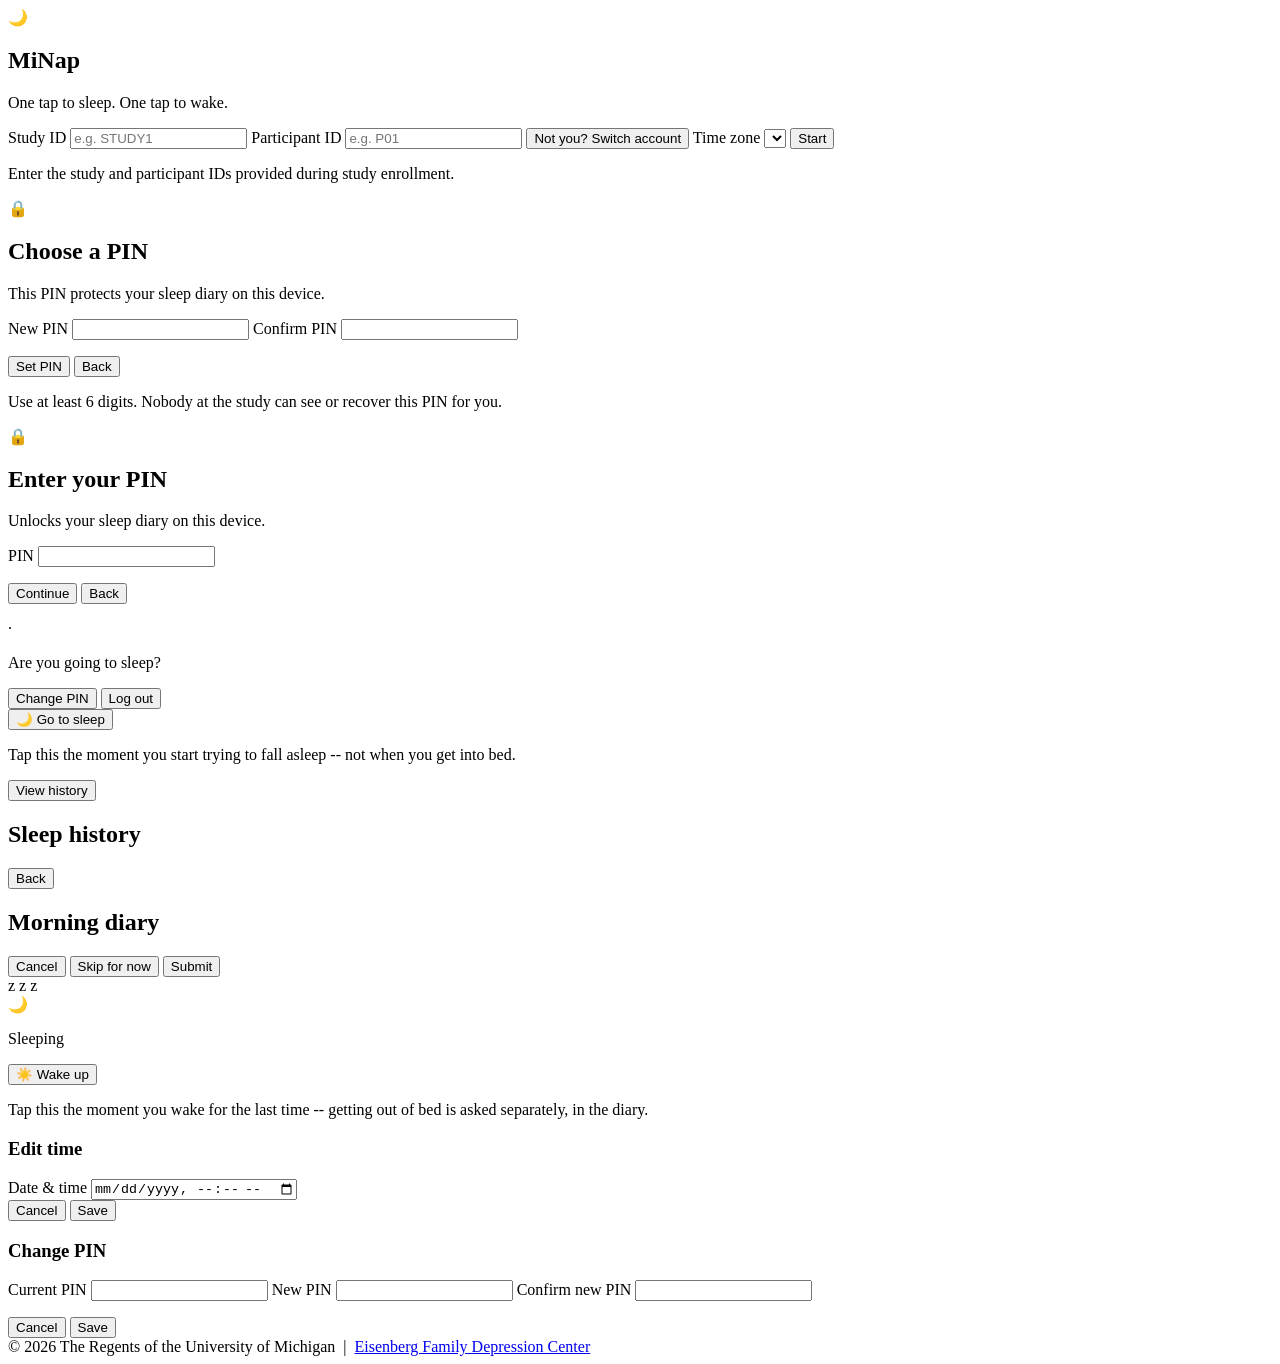
<file: gas/Index.html>
<!--
This file is part of MiNap Go
Index.html
Author(s): Gabriel Mongefranco
Created: 2026-07-09
Last Modified: 2026-08-19
Summary: Shared HTML shell for the MiNap Go web app UI (login, home, history, sleeping overlay, morning diary). build.py packages this into gas/Index.html for the Apps Script build; the standalone build uses its own placeholder shell (see index.placeholder.html) until the installable app is built.
Notes: See README file for documentation and full license information.
Generated by build.py from src/index.html. Do not edit directly; edit the source and rerun build.py.

Copyright © 2026 The Regents of the University of Michigan

This program is free software: you can redistribute it and/or modify
it under the terms of the GNU General Public License as published by
the Free Software Foundation, either version 3 of the License, or (at your option) any later version.
This program is distributed in the hope that it will be useful,
but WITHOUT ANY WARRANTY; without even the implied warranty of
MERCHANTABILITY or FITNESS FOR A PARTICULAR PURPOSE. See the
GNU General Public License for more details.
You should have received a copy of the GNU General Public License along
with this program. If not, see <https://www.gnu.org/licenses/>.
-->
<!DOCTYPE html>
<html>
<head>
  <base target="_top">
  <?!= include_('Stylesheet'); ?>
</head>
<body>
  <main class="card" role="main">

    <!-- LOGIN -->
    <section id="screen-login" class="screen">
      <div class="brand">
        <div class="brand-glyph">&#127769;</div>
        <h1>MiNap</h1>
        <p class="tagline">One tap to sleep. One tap to wake.</p>
      </div>

      <label class="field">
        <span>Study ID</span>
        <input id="in-study" type="text" inputmode="text" autocomplete="off" placeholder="e.g. STUDY1">
      </label>

      <label class="field">
        <span>Participant ID</span>
        <input id="in-part" type="text" inputmode="text" autocomplete="off" placeholder="e.g. P01">
      </label>

      <button id="btn-switch-account" class="link" type="button">Not you? Switch account</button>

      <label class="field">
        <span>Time zone</span>
        <select id="in-tz"></select>
      </label>

      <button id="btn-start" class="btn btn-primary" type="button">
        <span id="btn-start-label">Start</span>
        <span id="btn-start-spinner" class="spinner hidden" aria-hidden="true"></span>
      </button>
      <p class="note">Enter the study and participant IDs provided during study enrollment.</p>
    </section>

    <!-- PIN SETUP: the first time this participant has ever logged in, anywhere -->
    <section id="screen-pin-setup" class="screen hidden">
      <div class="brand">
        <div class="brand-glyph">&#128274;</div>
        <h1>Choose a PIN</h1>
        <p class="tagline">This PIN protects your sleep diary on this device.</p>
      </div>

      <label class="field">
        <span>New PIN</span>
        <input id="in-pin-new" type="password" inputmode="numeric" autocomplete="off" minlength="6">
      </label>

      <label class="field">
        <span>Confirm PIN</span>
        <input id="in-pin-confirm" type="password" inputmode="numeric" autocomplete="off" minlength="6">
      </label>

      <p id="pin-setup-error" class="field-error" role="alert"></p>

      <button id="btn-pin-setup" class="btn btn-primary" type="button">
        <span id="btn-pin-setup-label">Set PIN</span>
        <span id="btn-pin-setup-spinner" class="spinner hidden" aria-hidden="true"></span>
      </button>
      <button id="btn-pin-setup-back" class="link center" type="button">Back</button>
      <p class="note">Use at least 6 digits. Nobody at the study can see or recover this PIN for you.</p>
    </section>

    <!-- PIN ENTRY: an existing participant -- unlocked locally if this device already has a
         profile for them, or checked against the server if this is a new device -->
    <section id="screen-pin-entry" class="screen hidden">
      <div class="brand">
        <div class="brand-glyph">&#128274;</div>
        <h1>Enter your PIN</h1>
        <p class="tagline">Unlocks your sleep diary on this device.</p>
      </div>

      <label class="field">
        <span>PIN</span>
        <input id="in-pin-entry" type="password" inputmode="numeric" autocomplete="off">
      </label>

      <p id="pin-entry-error" class="field-error" role="alert"></p>

      <button id="btn-pin-entry" class="btn btn-primary" type="button">
        <span id="btn-pin-entry-label">Continue</span>
        <span id="btn-pin-entry-spinner" class="spinner hidden" aria-hidden="true"></span>
      </button>
      <button id="btn-pin-entry-back" class="link center" type="button">Back</button>
    </section>

    <!-- HOME (awake): only the Sleep action -->
    <section id="screen-home" class="screen hidden">
      <header class="home-head">
        <div>
          <p class="who"><span id="who-study"></span> &middot; <span id="who-part"></span></p>
          <p class="status" id="status-chip">Are you going to sleep?</p>
          <p class="session-note hidden" id="session-note" role="status" aria-live="polite"></p>
        </div>
        <div class="home-actions">
          <button id="btn-change-pin" class="link">Change PIN</button>
          <button id="btn-logout" class="link">Log out</button>
        </div>
      </header>

      <button id="btn-sleep" class="big big-sleep wide" aria-label="Go to sleep">
        <span class="big-glyph">&#127769;</span>
        <span class="big-label">Go to sleep</span>
      </button>
      <p class="note">Tap this the moment you start trying to fall asleep -- not when you get into bed.</p>

      <button id="btn-history" class="link center">View history</button>
    </section>

    <!-- HISTORY -->
    <section id="screen-history" class="screen hidden">
      <header class="home-head">
        <h2>Sleep history</h2>
        <button id="btn-back" class="link">Back</button>
      </header>
      <div id="history-list" class="history"></div>
    </section>

    <!-- SURVEY: the morning diary. Opens right after Wake, prefilled from that night's markers,
         or from a history entry to complete a survey that was skipped or never started. -->
    <section id="screen-survey" class="screen hidden">
      <header class="home-head">
        <h2 id="survey-title">Morning diary</h2>
      </header>
      <div id="survey-questions" class="survey-questions"></div>
      <p id="survey-required-error" class="field-error" role="alert"></p>
      <div class="survey-actions">
        <button id="btn-survey-cancel" class="link hidden" type="button">Cancel</button>
        <button id="btn-survey-skip" class="link" type="button">Skip for now</button>
        <button id="btn-survey-submit" class="btn btn-primary" type="button">Submit</button>
      </div>
    </section>

  </main>

  <!-- SLEEPING overlay: full screen, stays until Wake is tapped -->
  <div id="sleep-overlay" class="overlay hidden" role="dialog" aria-label="Sleeping" tabindex="-1">
    <span class="z z1">z</span>
    <span class="z z2">z</span>
    <span class="z z3">z</span>
    <div class="overlay-inner">
      <div class="overlay-glyph">&#127769;</div>
      <p class="overlay-title">Sleeping</p>
      <p id="asleep-since" class="overlay-sub"></p>
      <button id="btn-wake" class="big big-wake wide" aria-label="Wake up">
        <span class="big-glyph">&#9728;&#65039;</span>
        <span class="big-label">Wake up</span>
      </button>
      <p class="overlay-hint">Tap this the moment you wake for the last time -- getting out of bed is asked separately, in the diary.</p>
    </div>
  </div>

  <!-- EDIT TIME modal: adjust a sleep/wake entry's date & time, within the edit window -->
  <div id="edit-modal" class="modal hidden" role="dialog" aria-label="Edit time" tabindex="-1">
    <div class="modal-card">
      <h3 id="edit-modal-title">Edit time</h3>
      <label class="field">
        <span>Date &amp; time</span>
        <input id="edit-datetime" type="datetime-local">
      </label>
      <div class="modal-actions">
        <button id="btn-edit-cancel" class="link" type="button">Cancel</button>
        <button id="btn-edit-save" class="btn btn-primary" type="button">Save</button>
      </div>
    </div>
  </div>

  <!-- CHANGE PIN modal -->
  <div id="change-pin-modal" class="modal hidden" role="dialog" aria-label="Change PIN" tabindex="-1">
    <div class="modal-card">
      <h3>Change PIN</h3>
      <label class="field">
        <span>Current PIN</span>
        <input id="in-pin-old" type="password" inputmode="numeric" autocomplete="off">
      </label>
      <label class="field">
        <span>New PIN</span>
        <input id="in-pin-change-new" type="password" inputmode="numeric" autocomplete="off" minlength="6">
      </label>
      <label class="field">
        <span>Confirm new PIN</span>
        <input id="in-pin-change-confirm" type="password" inputmode="numeric" autocomplete="off" minlength="6">
      </label>
      <p id="change-pin-error" class="field-error" role="alert"></p>
      <div class="modal-actions">
        <button id="btn-change-pin-cancel" class="link" type="button">Cancel</button>
        <button id="btn-change-pin-save" class="btn btn-primary" type="button">
          <span id="btn-change-pin-save-label">Save</span>
          <span id="btn-change-pin-save-spinner" class="spinner hidden" aria-hidden="true"></span>
        </button>
      </div>
    </div>
  </div>

  <div id="toast" class="toast hidden" role="status" aria-live="polite"></div>

  <?!= include_('Platform'); ?>
  <?!= include_('Core'); ?>
  <?!= include_('App'); ?>

  <footer class="site-footer">
    &copy; 2026 The Regents of the University of Michigan &nbsp;|&nbsp; <a href="https://depressioncenter.org" target="_blank" rel="noopener">Eisenberg Family Depression Center</a>
  </footer>
</body>
</html>
</file>
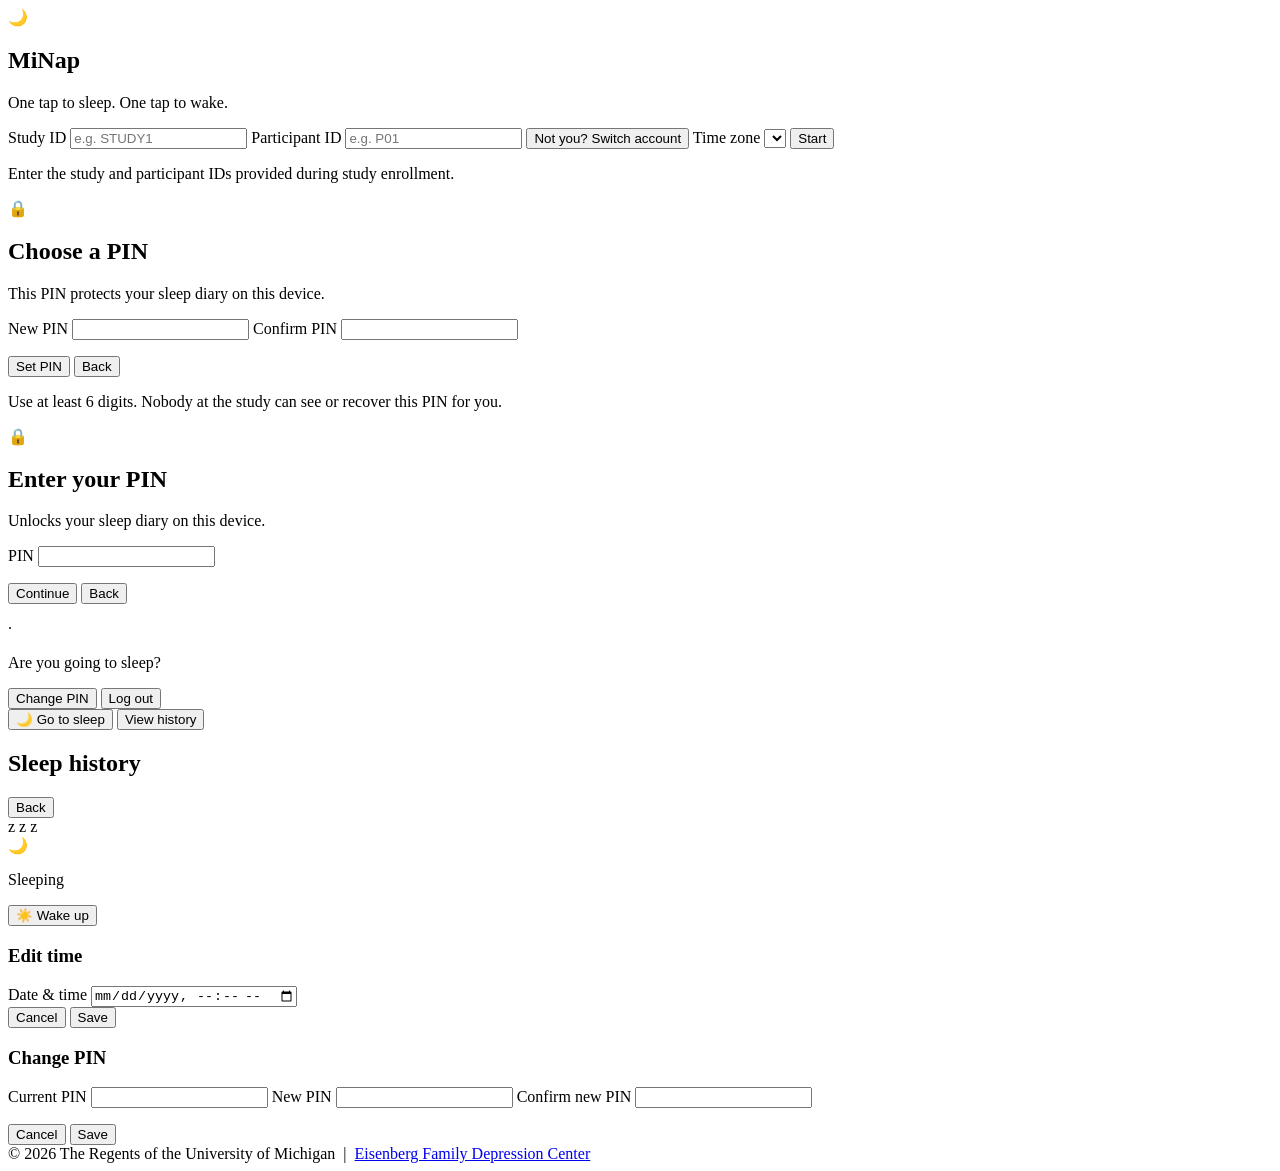
<file: src/Index.html>
<!--
This file is part of MiNap Go
index.html
Author(s): Gabriel Mongefranco
Created: 2026-07-09
Last Modified: 2026-08-19
Summary: Shared HTML shell for the MiNap Go web app UI (login, home, history, sleeping overlay). build.py packages this into gas/Index.html for the Apps Script build; the standalone build uses its own placeholder shell (see index.placeholder.html) until the installable app is built.
Notes: See README file for documentation and full license information.

Copyright © 2026 The Regents of the University of Michigan

This program is free software: you can redistribute it and/or modify
it under the terms of the GNU General Public License as published by
the Free Software Foundation, either version 3 of the License, or (at your option) any later version.
This program is distributed in the hope that it will be useful,
but WITHOUT ANY WARRANTY; without even the implied warranty of
MERCHANTABILITY or FITNESS FOR A PARTICULAR PURPOSE. See the
GNU General Public License for more details.
You should have received a copy of the GNU General Public License along
with this program. If not, see <https://www.gnu.org/licenses/>.
-->
<!DOCTYPE html>
<html>
<head>
  <base target="_top">
  <!-- build:stylesheet -->
</head>
<body>
  <main class="card" role="main">

    <!-- LOGIN -->
    <section id="screen-login" class="screen">
      <div class="brand">
        <div class="brand-glyph">&#127769;</div>
        <h1>MiNap</h1>
        <p class="tagline">One tap to sleep. One tap to wake.</p>
      </div>

      <label class="field">
        <span>Study ID</span>
        <input id="in-study" type="text" inputmode="text" autocomplete="off" placeholder="e.g. STUDY1">
      </label>

      <label class="field">
        <span>Participant ID</span>
        <input id="in-part" type="text" inputmode="text" autocomplete="off" placeholder="e.g. P01">
      </label>

      <button id="btn-switch-account" class="link" type="button">Not you? Switch account</button>

      <label class="field">
        <span>Time zone</span>
        <select id="in-tz"></select>
      </label>

      <button id="btn-start" class="btn btn-primary" type="button">
        <span id="btn-start-label">Start</span>
        <span id="btn-start-spinner" class="spinner hidden" aria-hidden="true"></span>
      </button>
      <p class="note">Enter the study and participant IDs provided during study enrollment.</p>
    </section>

    <!-- PIN SETUP: the first time this participant has ever logged in, anywhere -->
    <section id="screen-pin-setup" class="screen hidden">
      <div class="brand">
        <div class="brand-glyph">&#128274;</div>
        <h1>Choose a PIN</h1>
        <p class="tagline">This PIN protects your sleep diary on this device.</p>
      </div>

      <label class="field">
        <span>New PIN</span>
        <input id="in-pin-new" type="password" inputmode="numeric" autocomplete="off" minlength="6">
      </label>

      <label class="field">
        <span>Confirm PIN</span>
        <input id="in-pin-confirm" type="password" inputmode="numeric" autocomplete="off" minlength="6">
      </label>

      <p id="pin-setup-error" class="field-error" role="alert"></p>

      <button id="btn-pin-setup" class="btn btn-primary" type="button">
        <span id="btn-pin-setup-label">Set PIN</span>
        <span id="btn-pin-setup-spinner" class="spinner hidden" aria-hidden="true"></span>
      </button>
      <button id="btn-pin-setup-back" class="link center" type="button">Back</button>
      <p class="note">Use at least 6 digits. Nobody at the study can see or recover this PIN for you.</p>
    </section>

    <!-- PIN ENTRY: an existing participant -- unlocked locally if this device already has a
         profile for them, or checked against the server if this is a new device -->
    <section id="screen-pin-entry" class="screen hidden">
      <div class="brand">
        <div class="brand-glyph">&#128274;</div>
        <h1>Enter your PIN</h1>
        <p class="tagline">Unlocks your sleep diary on this device.</p>
      </div>

      <label class="field">
        <span>PIN</span>
        <input id="in-pin-entry" type="password" inputmode="numeric" autocomplete="off">
      </label>

      <p id="pin-entry-error" class="field-error" role="alert"></p>

      <button id="btn-pin-entry" class="btn btn-primary" type="button">
        <span id="btn-pin-entry-label">Continue</span>
        <span id="btn-pin-entry-spinner" class="spinner hidden" aria-hidden="true"></span>
      </button>
      <button id="btn-pin-entry-back" class="link center" type="button">Back</button>
    </section>

    <!-- HOME (awake): only the Sleep action -->
    <section id="screen-home" class="screen hidden">
      <header class="home-head">
        <div>
          <p class="who"><span id="who-study"></span> &middot; <span id="who-part"></span></p>
          <p class="status" id="status-chip">Are you going to sleep?</p>
        </div>
        <div class="home-actions">
          <button id="btn-change-pin" class="link">Change PIN</button>
          <button id="btn-logout" class="link">Log out</button>
        </div>
      </header>

      <button id="btn-sleep" class="big big-sleep wide" aria-label="Go to sleep">
        <span class="big-glyph">&#127769;</span>
        <span class="big-label">Go to sleep</span>
      </button>

      <button id="btn-history" class="link center">View history</button>
    </section>

    <!-- HISTORY -->
    <section id="screen-history" class="screen hidden">
      <header class="home-head">
        <h2>Sleep history</h2>
        <button id="btn-back" class="link">Back</button>
      </header>
      <div id="history-list" class="history"></div>
    </section>

  </main>

  <!-- SLEEPING overlay: full screen, stays until Wake is tapped -->
  <div id="sleep-overlay" class="overlay hidden" role="dialog" aria-label="Sleeping">
    <span class="z z1">z</span>
    <span class="z z2">z</span>
    <span class="z z3">z</span>
    <div class="overlay-inner">
      <div class="overlay-glyph">&#127769;</div>
      <p class="overlay-title">Sleeping</p>
      <p id="asleep-since" class="overlay-sub"></p>
      <button id="btn-wake" class="big big-wake wide" aria-label="Wake up">
        <span class="big-glyph">&#9728;&#65039;</span>
        <span class="big-label">Wake up</span>
      </button>
    </div>
  </div>

  <!-- EDIT TIME modal: adjust a sleep/wake entry's date & time, within the edit window -->
  <div id="edit-modal" class="modal hidden" role="dialog" aria-label="Edit time">
    <div class="modal-card">
      <h3 id="edit-modal-title">Edit time</h3>
      <label class="field">
        <span>Date &amp; time</span>
        <input id="edit-datetime" type="datetime-local">
      </label>
      <div class="modal-actions">
        <button id="btn-edit-cancel" class="link" type="button">Cancel</button>
        <button id="btn-edit-save" class="btn btn-primary" type="button">Save</button>
      </div>
    </div>
  </div>

  <!-- CHANGE PIN modal -->
  <div id="change-pin-modal" class="modal hidden" role="dialog" aria-label="Change PIN">
    <div class="modal-card">
      <h3>Change PIN</h3>
      <label class="field">
        <span>Current PIN</span>
        <input id="in-pin-old" type="password" inputmode="numeric" autocomplete="off">
      </label>
      <label class="field">
        <span>New PIN</span>
        <input id="in-pin-change-new" type="password" inputmode="numeric" autocomplete="off" minlength="6">
      </label>
      <label class="field">
        <span>Confirm new PIN</span>
        <input id="in-pin-change-confirm" type="password" inputmode="numeric" autocomplete="off" minlength="6">
      </label>
      <p id="change-pin-error" class="field-error" role="alert"></p>
      <div class="modal-actions">
        <button id="btn-change-pin-cancel" class="link" type="button">Cancel</button>
        <button id="btn-change-pin-save" class="btn btn-primary" type="button">
          <span id="btn-change-pin-save-label">Save</span>
          <span id="btn-change-pin-save-spinner" class="spinner hidden" aria-hidden="true"></span>
        </button>
      </div>
    </div>
  </div>

  <div id="toast" class="toast hidden" role="status" aria-live="polite"></div>

  <!-- build:scripts -->

  <footer class="site-footer">
    &copy; 2026 The Regents of the University of Michigan &nbsp;|&nbsp; <a href="https://depressioncenter.org" target="_blank" rel="noopener">Eisenberg Family Depression Center</a>
  </footer>
</body>
</html>
</file>
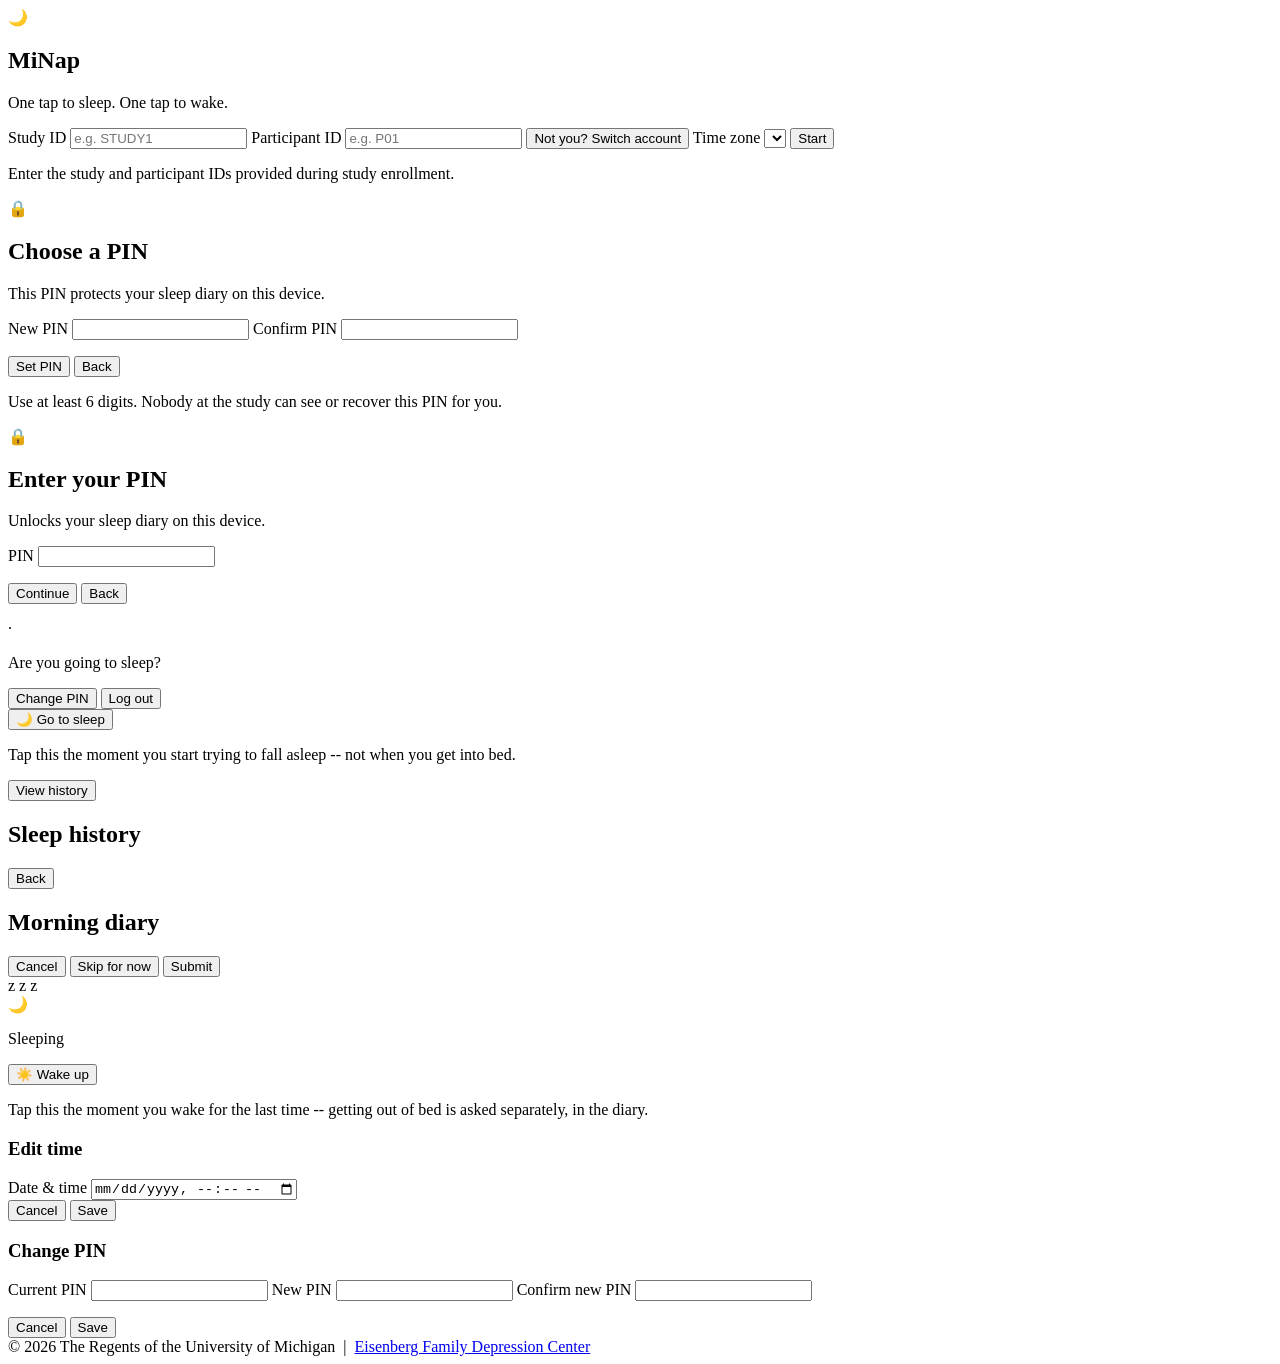
<file: src/index.html>
<!--
This file is part of MiNap Go
index.html
Author(s): Gabriel Mongefranco
Created: 2026-07-09
Last Modified: 2026-08-19
Summary: Shared HTML shell for the MiNap Go web app UI (login, home, history, sleeping overlay, morning diary). build.py packages this into gas/Index.html for the Apps Script build; the standalone build uses its own placeholder shell (see index.placeholder.html) until the installable app is built.
Notes: See README file for documentation and full license information.

Copyright © 2026 The Regents of the University of Michigan

This program is free software: you can redistribute it and/or modify
it under the terms of the GNU General Public License as published by
the Free Software Foundation, either version 3 of the License, or (at your option) any later version.
This program is distributed in the hope that it will be useful,
but WITHOUT ANY WARRANTY; without even the implied warranty of
MERCHANTABILITY or FITNESS FOR A PARTICULAR PURPOSE. See the
GNU General Public License for more details.
You should have received a copy of the GNU General Public License along
with this program. If not, see <https://www.gnu.org/licenses/>.
-->
<!DOCTYPE html>
<html>
<head>
  <base target="_top">
  <!-- build:stylesheet -->
</head>
<body>
  <main class="card" role="main">

    <!-- LOGIN -->
    <section id="screen-login" class="screen">
      <div class="brand">
        <div class="brand-glyph">&#127769;</div>
        <h1>MiNap</h1>
        <p class="tagline">One tap to sleep. One tap to wake.</p>
      </div>

      <label class="field">
        <span>Study ID</span>
        <input id="in-study" type="text" inputmode="text" autocomplete="off" placeholder="e.g. STUDY1">
      </label>

      <label class="field">
        <span>Participant ID</span>
        <input id="in-part" type="text" inputmode="text" autocomplete="off" placeholder="e.g. P01">
      </label>

      <button id="btn-switch-account" class="link" type="button">Not you? Switch account</button>

      <label class="field">
        <span>Time zone</span>
        <select id="in-tz"></select>
      </label>

      <button id="btn-start" class="btn btn-primary" type="button">
        <span id="btn-start-label">Start</span>
        <span id="btn-start-spinner" class="spinner hidden" aria-hidden="true"></span>
      </button>
      <p class="note">Enter the study and participant IDs provided during study enrollment.</p>
    </section>

    <!-- PIN SETUP: the first time this participant has ever logged in, anywhere -->
    <section id="screen-pin-setup" class="screen hidden">
      <div class="brand">
        <div class="brand-glyph">&#128274;</div>
        <h1>Choose a PIN</h1>
        <p class="tagline">This PIN protects your sleep diary on this device.</p>
      </div>

      <label class="field">
        <span>New PIN</span>
        <input id="in-pin-new" type="password" inputmode="numeric" autocomplete="off" minlength="6">
      </label>

      <label class="field">
        <span>Confirm PIN</span>
        <input id="in-pin-confirm" type="password" inputmode="numeric" autocomplete="off" minlength="6">
      </label>

      <p id="pin-setup-error" class="field-error" role="alert"></p>

      <button id="btn-pin-setup" class="btn btn-primary" type="button">
        <span id="btn-pin-setup-label">Set PIN</span>
        <span id="btn-pin-setup-spinner" class="spinner hidden" aria-hidden="true"></span>
      </button>
      <button id="btn-pin-setup-back" class="link center" type="button">Back</button>
      <p class="note">Use at least 6 digits. Nobody at the study can see or recover this PIN for you.</p>
    </section>

    <!-- PIN ENTRY: an existing participant -- unlocked locally if this device already has a
         profile for them, or checked against the server if this is a new device -->
    <section id="screen-pin-entry" class="screen hidden">
      <div class="brand">
        <div class="brand-glyph">&#128274;</div>
        <h1>Enter your PIN</h1>
        <p class="tagline">Unlocks your sleep diary on this device.</p>
      </div>

      <label class="field">
        <span>PIN</span>
        <input id="in-pin-entry" type="password" inputmode="numeric" autocomplete="off">
      </label>

      <p id="pin-entry-error" class="field-error" role="alert"></p>

      <button id="btn-pin-entry" class="btn btn-primary" type="button">
        <span id="btn-pin-entry-label">Continue</span>
        <span id="btn-pin-entry-spinner" class="spinner hidden" aria-hidden="true"></span>
      </button>
      <button id="btn-pin-entry-back" class="link center" type="button">Back</button>
    </section>

    <!-- HOME (awake): only the Sleep action -->
    <section id="screen-home" class="screen hidden">
      <header class="home-head">
        <div>
          <p class="who"><span id="who-study"></span> &middot; <span id="who-part"></span></p>
          <p class="status" id="status-chip">Are you going to sleep?</p>
          <p class="session-note hidden" id="session-note" role="status" aria-live="polite"></p>
        </div>
        <div class="home-actions">
          <button id="btn-change-pin" class="link">Change PIN</button>
          <button id="btn-logout" class="link">Log out</button>
        </div>
      </header>

      <button id="btn-sleep" class="big big-sleep wide" aria-label="Go to sleep">
        <span class="big-glyph">&#127769;</span>
        <span class="big-label">Go to sleep</span>
      </button>
      <p class="note">Tap this the moment you start trying to fall asleep -- not when you get into bed.</p>

      <button id="btn-history" class="link center">View history</button>
    </section>

    <!-- HISTORY -->
    <section id="screen-history" class="screen hidden">
      <header class="home-head">
        <h2>Sleep history</h2>
        <button id="btn-back" class="link">Back</button>
      </header>
      <div id="history-list" class="history"></div>
    </section>

    <!-- SURVEY: the morning diary. Opens right after Wake, prefilled from that night's markers,
         or from a history entry to complete a survey that was skipped or never started. -->
    <section id="screen-survey" class="screen hidden">
      <header class="home-head">
        <h2 id="survey-title">Morning diary</h2>
      </header>
      <div id="survey-questions" class="survey-questions"></div>
      <p id="survey-required-error" class="field-error" role="alert"></p>
      <div class="survey-actions">
        <button id="btn-survey-cancel" class="link hidden" type="button">Cancel</button>
        <button id="btn-survey-skip" class="link" type="button">Skip for now</button>
        <button id="btn-survey-submit" class="btn btn-primary" type="button">Submit</button>
      </div>
    </section>

  </main>

  <!-- SLEEPING overlay: full screen, stays until Wake is tapped -->
  <div id="sleep-overlay" class="overlay hidden" role="dialog" aria-label="Sleeping" tabindex="-1">
    <span class="z z1">z</span>
    <span class="z z2">z</span>
    <span class="z z3">z</span>
    <div class="overlay-inner">
      <div class="overlay-glyph">&#127769;</div>
      <p class="overlay-title">Sleeping</p>
      <p id="asleep-since" class="overlay-sub"></p>
      <button id="btn-wake" class="big big-wake wide" aria-label="Wake up">
        <span class="big-glyph">&#9728;&#65039;</span>
        <span class="big-label">Wake up</span>
      </button>
      <p class="overlay-hint">Tap this the moment you wake for the last time -- getting out of bed is asked separately, in the diary.</p>
    </div>
  </div>

  <!-- EDIT TIME modal: adjust a sleep/wake entry's date & time, within the edit window -->
  <div id="edit-modal" class="modal hidden" role="dialog" aria-label="Edit time" tabindex="-1">
    <div class="modal-card">
      <h3 id="edit-modal-title">Edit time</h3>
      <label class="field">
        <span>Date &amp; time</span>
        <input id="edit-datetime" type="datetime-local">
      </label>
      <div class="modal-actions">
        <button id="btn-edit-cancel" class="link" type="button">Cancel</button>
        <button id="btn-edit-save" class="btn btn-primary" type="button">Save</button>
      </div>
    </div>
  </div>

  <!-- CHANGE PIN modal -->
  <div id="change-pin-modal" class="modal hidden" role="dialog" aria-label="Change PIN" tabindex="-1">
    <div class="modal-card">
      <h3>Change PIN</h3>
      <label class="field">
        <span>Current PIN</span>
        <input id="in-pin-old" type="password" inputmode="numeric" autocomplete="off">
      </label>
      <label class="field">
        <span>New PIN</span>
        <input id="in-pin-change-new" type="password" inputmode="numeric" autocomplete="off" minlength="6">
      </label>
      <label class="field">
        <span>Confirm new PIN</span>
        <input id="in-pin-change-confirm" type="password" inputmode="numeric" autocomplete="off" minlength="6">
      </label>
      <p id="change-pin-error" class="field-error" role="alert"></p>
      <div class="modal-actions">
        <button id="btn-change-pin-cancel" class="link" type="button">Cancel</button>
        <button id="btn-change-pin-save" class="btn btn-primary" type="button">
          <span id="btn-change-pin-save-label">Save</span>
          <span id="btn-change-pin-save-spinner" class="spinner hidden" aria-hidden="true"></span>
        </button>
      </div>
    </div>
  </div>

  <div id="toast" class="toast hidden" role="status" aria-live="polite"></div>

  <!-- build:scripts -->

  <footer class="site-footer">
    &copy; 2026 The Regents of the University of Michigan &nbsp;|&nbsp; <a href="https://depressioncenter.org" target="_blank" rel="noopener">Eisenberg Family Depression Center</a>
  </footer>
</body>
</html>
</file>
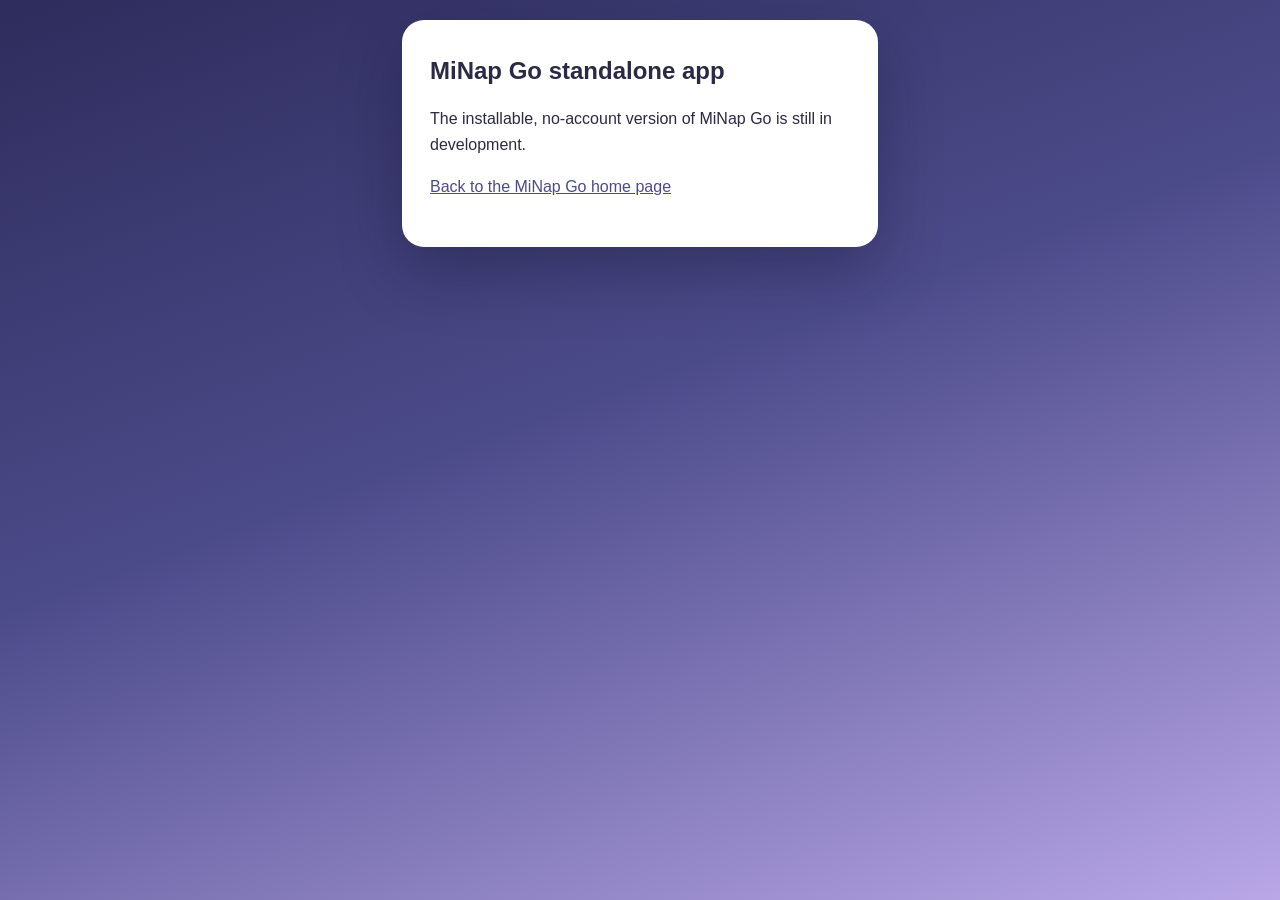
<file: src/index.placeholder.html>
<!--
This file is part of MiNap Go
index.placeholder.html
Author(s): Gabriel Mongefranco
Created: 2026-08-18
Last Modified: 2026-08-18
Summary: Placeholder shell for the standalone build's /app/ page, shown until the installable app exists. Not linked to platform.js, core.js, app.js, the service worker, or the manifest -- wiring those up means the page can install, which this placeholder does not yet support.
Notes: See README file for documentation and full license information.

Copyright © 2026 The Regents of the University of Michigan

This program is free software: you can redistribute it and/or modify
it under the terms of the GNU General Public License as published by
the Free Software Foundation, either version 3 of the License, or (at your option) any later version.
This program is distributed in the hope that it will be useful,
but WITHOUT ANY WARRANTY; without even the implied warranty of
MERCHANTABILITY or FITNESS FOR A PARTICULAR PURPOSE. See the
GNU General Public License for more details.
You should have received a copy of the GNU General Public License along
with this program. If not, see <https://www.gnu.org/licenses/>.
-->
<!DOCTYPE html>
<html lang="en">
<head>
<meta charset="UTF-8">
<meta name="viewport" content="width=device-width, initial-scale=1">
<title>MiNap Go: Standalone App</title>
<style>
  html, body {
    margin: 0;
    min-height: 100%;
    font-family: -apple-system, BlinkMacSystemFont, "Segoe UI", Roboto, sans-serif;
    color: #2b2a44;
    background: linear-gradient(160deg, #2e2c5c 0%, #4c4b8a 45%, #b9a7e8 100%);
    background-attachment: fixed;
  }
  body {
    display: flex;
    align-items: center;
    justify-content: center;
    padding: 20px;
  }
  main {
    width: 100%;
    max-width: 420px;
    background: #ffffff;
    border-radius: 22px;
    box-shadow: 0 24px 60px rgba(20, 18, 50, 0.35);
    padding: 32px 28px;
    line-height: 1.6;
  }
  h1 { margin-top: 0; font-size: 24px; }
  a { color: #4c4b8a; }
  a:focus-visible { outline: 3px solid #7b6bd6; outline-offset: 2px; }
</style>
</head>
<body>
  <main>
    <h1>MiNap Go standalone app</h1>
    <p>The installable, no-account version of MiNap Go is still in development.</p>
    <p><a href="../index.html">Back to the MiNap Go home page</a></p>
  </main>
</body>
</html>
</file>
